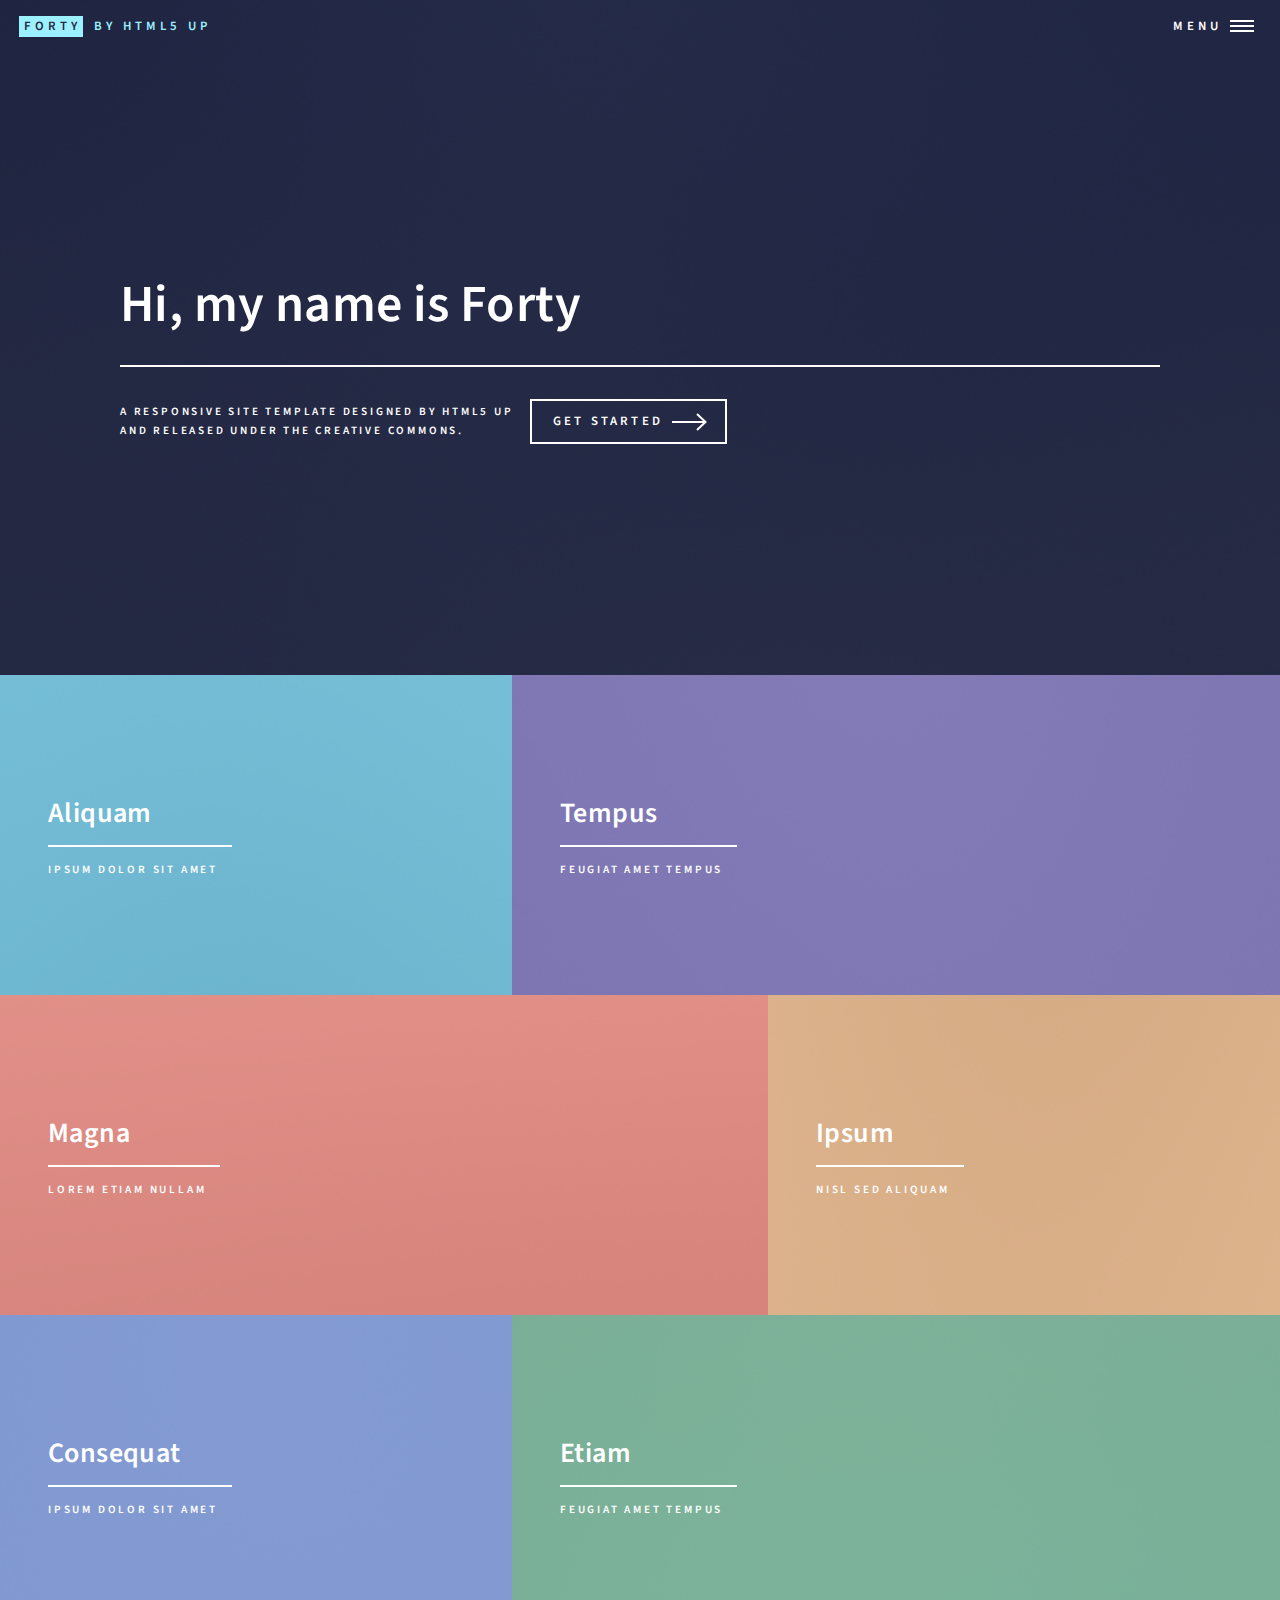
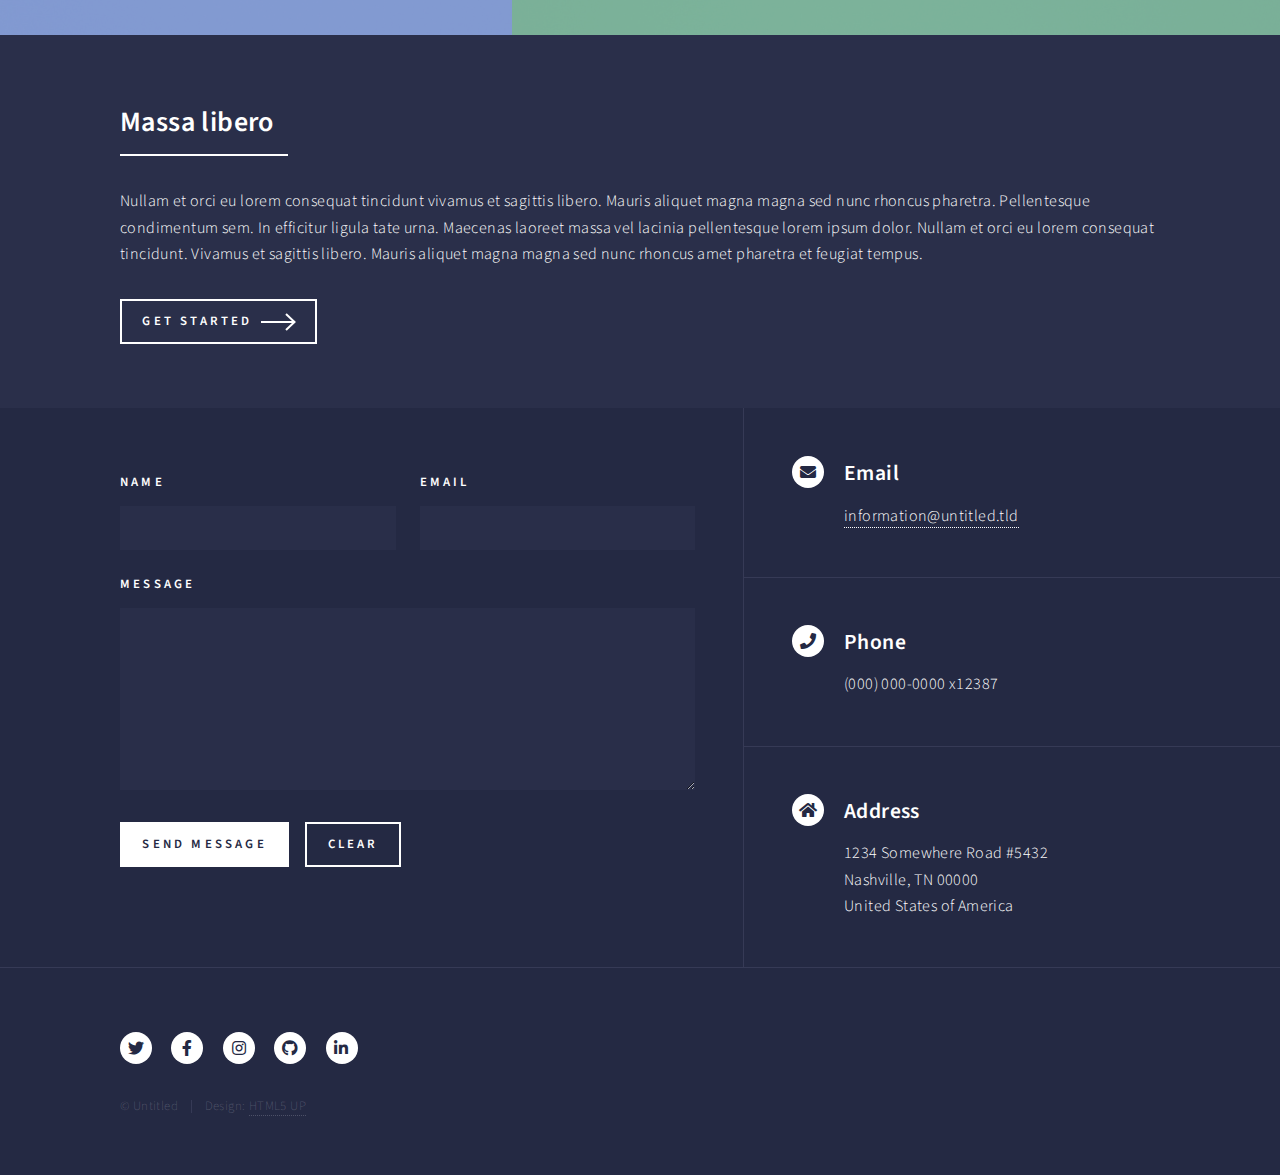
<file: index.html>
<!DOCTYPE HTML>
<!--
	Forty by HTML5 UP
	html5up.net | @ajlkn
	Free for personal and commercial use under the CCA 3.0 license (html5up.net/license)
-->
<html>
	<head>
		<title>Forty by HTML5 UP</title>
		<meta charset="utf-8" />
		<meta name="viewport" content="width=device-width, initial-scale=1, user-scalable=no" />
		<link rel="stylesheet" href="assets/css/main.css" />
		<noscript><link rel="stylesheet" href="assets/css/noscript.css" /></noscript>
	</head>
	<body class="is-preload">

		<!-- Wrapper -->
			<div id="wrapper">

				<!-- Header -->
					<header id="header" class="alt">
						<a href="index.html" class="logo"><strong>Forty</strong> <span>by HTML5 UP</span></a>
						<nav>
							<a href="#menu">Menu</a>
						</nav>
					</header>

				<!-- Menu -->
					<nav id="menu">
						<ul class="links">
							<li><a href="index.html">Home</a></li>
							<li><a href="landing.html">Landing</a></li>
							<li><a href="generic.html">Generic</a></li>
							<li><a href="elements.html">Elements</a></li>
						</ul>
						<ul class="actions stacked">
							<li><a href="#" class="button primary fit">Get Started</a></li>
							<li><a href="#" class="button fit">Log In</a></li>
						</ul>
					</nav>

				<!-- Banner -->
					<section id="banner" class="major">
						<div class="inner">
							<header class="major">
								<h1>Hi, my name is Forty</h1>
							</header>
							<div class="content">
								<p>A responsive site template designed by HTML5 UP<br />
								and released under the Creative Commons.</p>
								<ul class="actions">
									<li><a href="#one" class="button next scrolly">Get Started</a></li>
								</ul>
							</div>
						</div>
					</section>

				<!-- Main -->
					<div id="main">

						<!-- One -->
							<section id="one" class="tiles">
								<article>
									<span class="image">
										<img src="images/pic01.jpg" alt="" />
									</span>
									<header class="major">
										<h3><a href="landing.html" class="link">Aliquam</a></h3>
										<p>Ipsum dolor sit amet</p>
									</header>
								</article>
								<article>
									<span class="image">
										<img src="images/pic02.jpg" alt="" />
									</span>
									<header class="major">
										<h3><a href="landing.html" class="link">Tempus</a></h3>
										<p>feugiat amet tempus</p>
									</header>
								</article>
								<article>
									<span class="image">
										<img src="images/pic03.jpg" alt="" />
									</span>
									<header class="major">
										<h3><a href="landing.html" class="link">Magna</a></h3>
										<p>Lorem etiam nullam</p>
									</header>
								</article>
								<article>
									<span class="image">
										<img src="images/pic04.jpg" alt="" />
									</span>
									<header class="major">
										<h3><a href="landing.html" class="link">Ipsum</a></h3>
										<p>Nisl sed aliquam</p>
									</header>
								</article>
								<article>
									<span class="image">
										<img src="images/pic05.jpg" alt="" />
									</span>
									<header class="major">
										<h3><a href="landing.html" class="link">Consequat</a></h3>
										<p>Ipsum dolor sit amet</p>
									</header>
								</article>
								<article>
									<span class="image">
										<img src="images/pic06.jpg" alt="" />
									</span>
									<header class="major">
										<h3><a href="landing.html" class="link">Etiam</a></h3>
										<p>Feugiat amet tempus</p>
									</header>
								</article>
							</section>

						<!-- Two -->
							<section id="two">
								<div class="inner">
									<header class="major">
										<h2>Massa libero</h2>
									</header>
									<p>Nullam et orci eu lorem consequat tincidunt vivamus et sagittis libero. Mauris aliquet magna magna sed nunc rhoncus pharetra. Pellentesque condimentum sem. In efficitur ligula tate urna. Maecenas laoreet massa vel lacinia pellentesque lorem ipsum dolor. Nullam et orci eu lorem consequat tincidunt. Vivamus et sagittis libero. Mauris aliquet magna magna sed nunc rhoncus amet pharetra et feugiat tempus.</p>
									<ul class="actions">
										<li><a href="landing.html" class="button next">Get Started</a></li>
									</ul>
								</div>
							</section>

					</div>

				<!-- Contact -->
					<section id="contact">
						<div class="inner">
							<section>
								<form method="post" action="#">
									<div class="fields">
										<div class="field half">
											<label for="name">Name</label>
											<input type="text" name="name" id="name" />
										</div>
										<div class="field half">
											<label for="email">Email</label>
											<input type="text" name="email" id="email" />
										</div>
										<div class="field">
											<label for="message">Message</label>
											<textarea name="message" id="message" rows="6"></textarea>
										</div>
									</div>
									<ul class="actions">
										<li><input type="submit" value="Send Message" class="primary" /></li>
										<li><input type="reset" value="Clear" /></li>
									</ul>
								</form>
							</section>
							<section class="split">
								<section>
									<div class="contact-method">
										<span class="icon solid alt fa-envelope"></span>
										<h3>Email</h3>
										<a href="#">information@untitled.tld</a>
									</div>
								</section>
								<section>
									<div class="contact-method">
										<span class="icon solid alt fa-phone"></span>
										<h3>Phone</h3>
										<span>(000) 000-0000 x12387</span>
									</div>
								</section>
								<section>
									<div class="contact-method">
										<span class="icon solid alt fa-home"></span>
										<h3>Address</h3>
										<span>1234 Somewhere Road #5432<br />
										Nashville, TN 00000<br />
										United States of America</span>
									</div>
								</section>
							</section>
						</div>
					</section>

				<!-- Footer -->
					<footer id="footer">
						<div class="inner">
							<ul class="icons">
								<li><a href="#" class="icon brands alt fa-twitter"><span class="label">Twitter</span></a></li>
								<li><a href="#" class="icon brands alt fa-facebook-f"><span class="label">Facebook</span></a></li>
								<li><a href="#" class="icon brands alt fa-instagram"><span class="label">Instagram</span></a></li>
								<li><a href="#" class="icon brands alt fa-github"><span class="label">GitHub</span></a></li>
								<li><a href="#" class="icon brands alt fa-linkedin-in"><span class="label">LinkedIn</span></a></li>
							</ul>
							<ul class="copyright">
								<li>&copy; Untitled</li><li>Design: <a href="https://html5up.net">HTML5 UP</a></li>
							</ul>
						</div>
					</footer>

			</div>

		<!-- Scripts -->
			<script src="assets/js/jquery.min.js"></script>
			<script src="assets/js/jquery.scrolly.min.js"></script>
			<script src="assets/js/jquery.scrollex.min.js"></script>
			<script src="assets/js/browser.min.js"></script>
			<script src="assets/js/breakpoints.min.js"></script>
			<script src="assets/js/util.js"></script>
			<script src="assets/js/main.js"></script>

	</body>
</html>
</file>
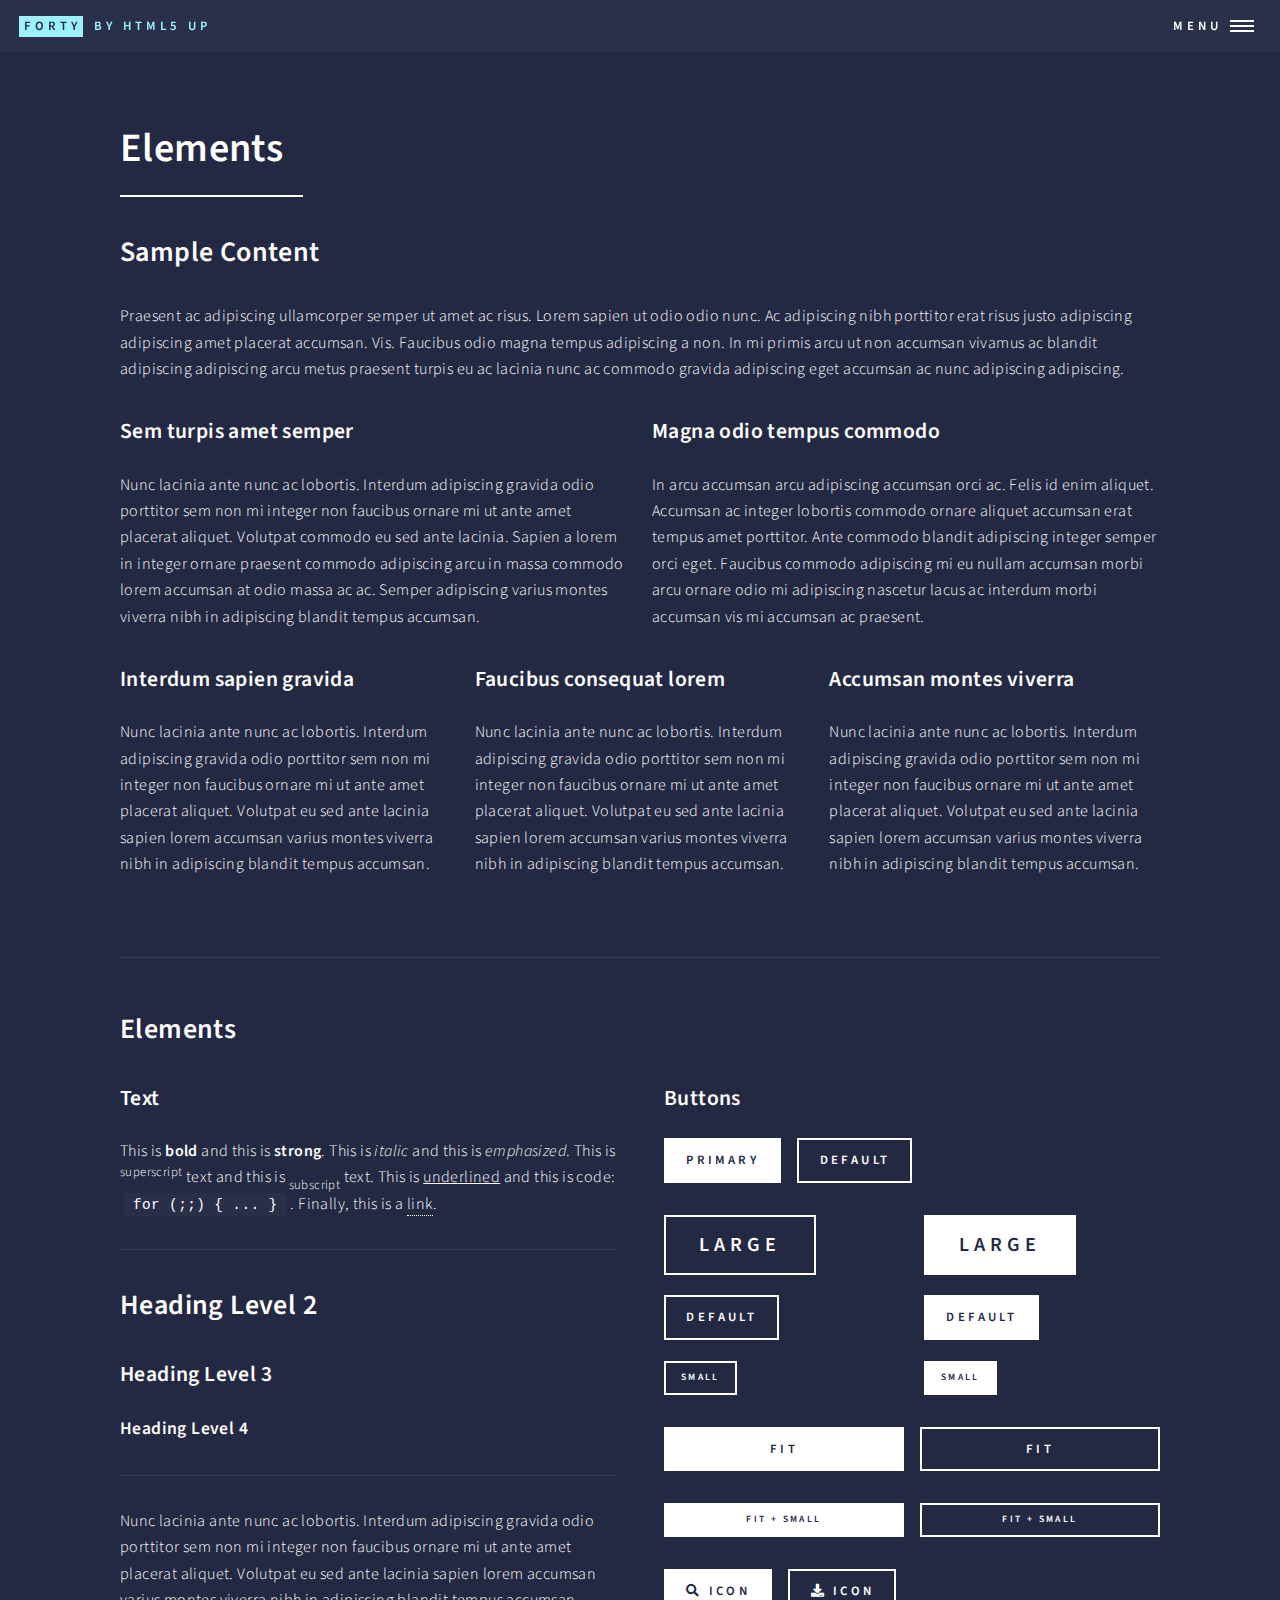
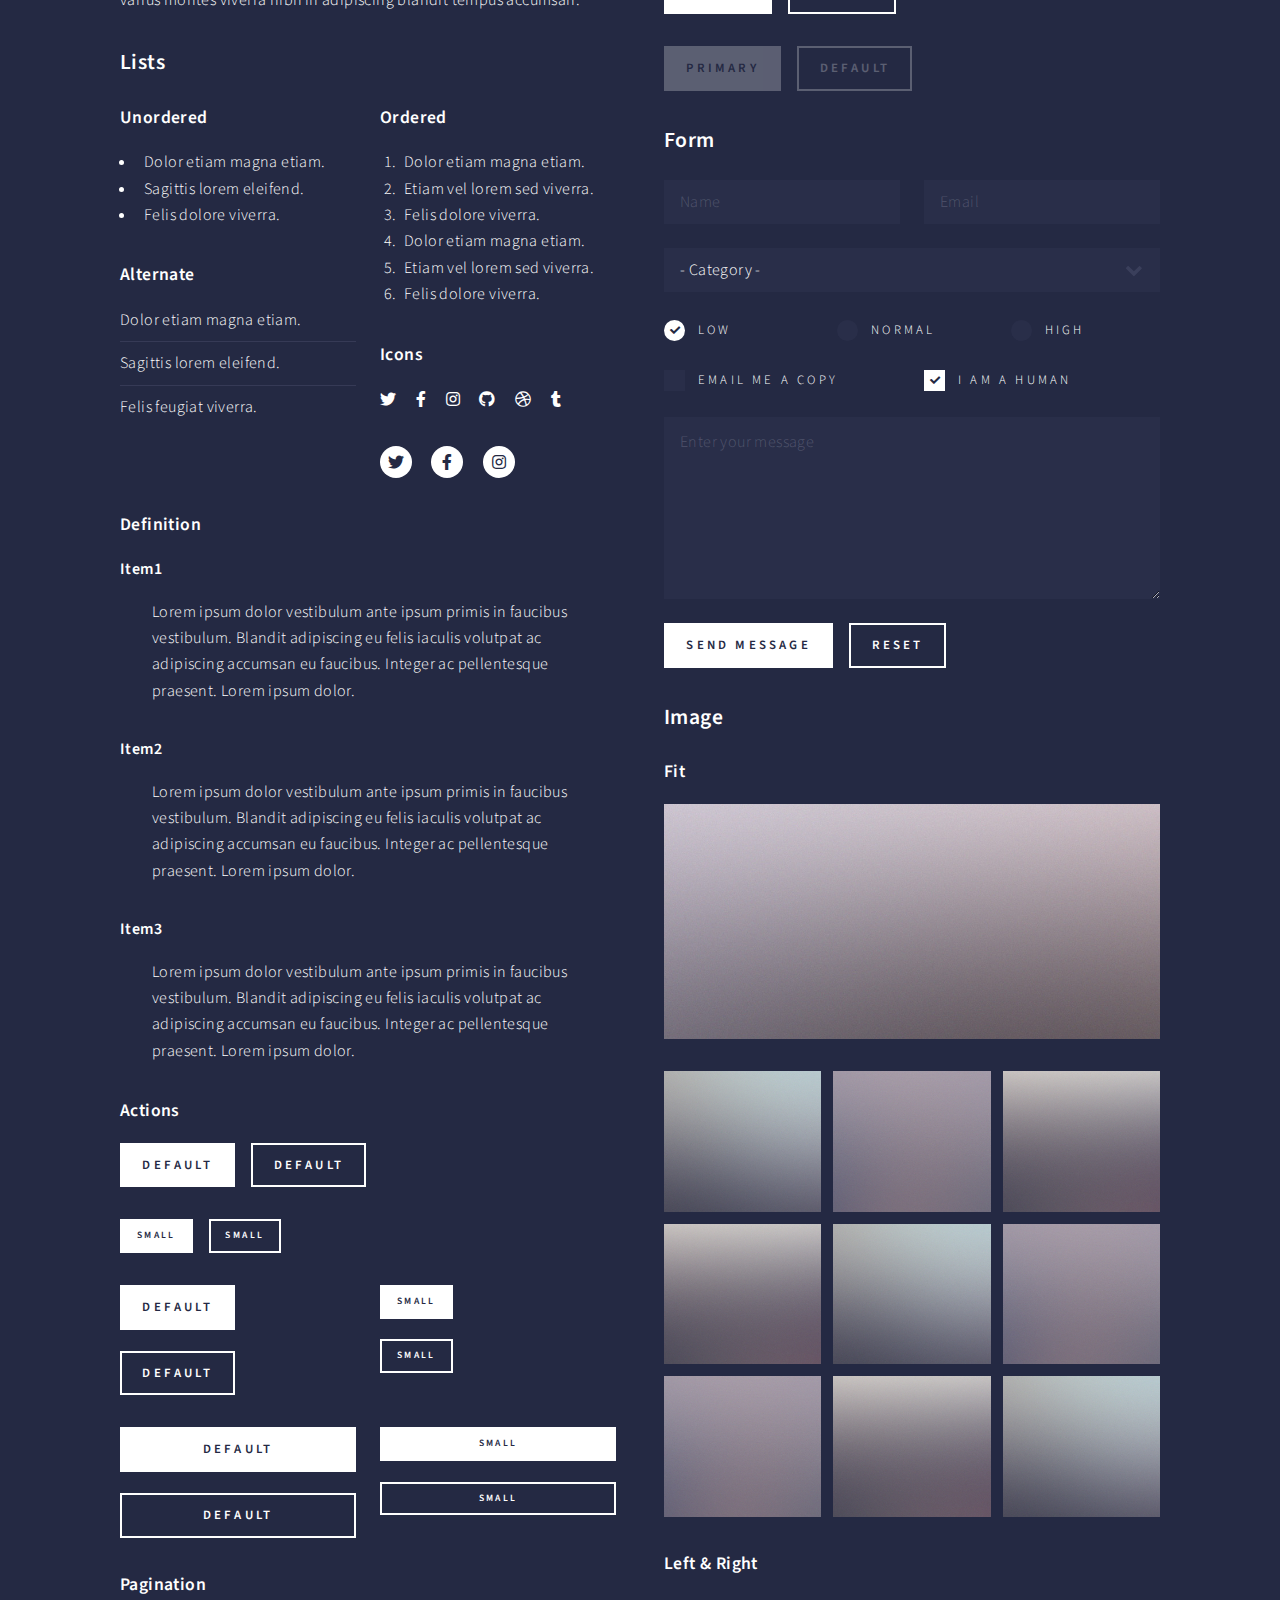
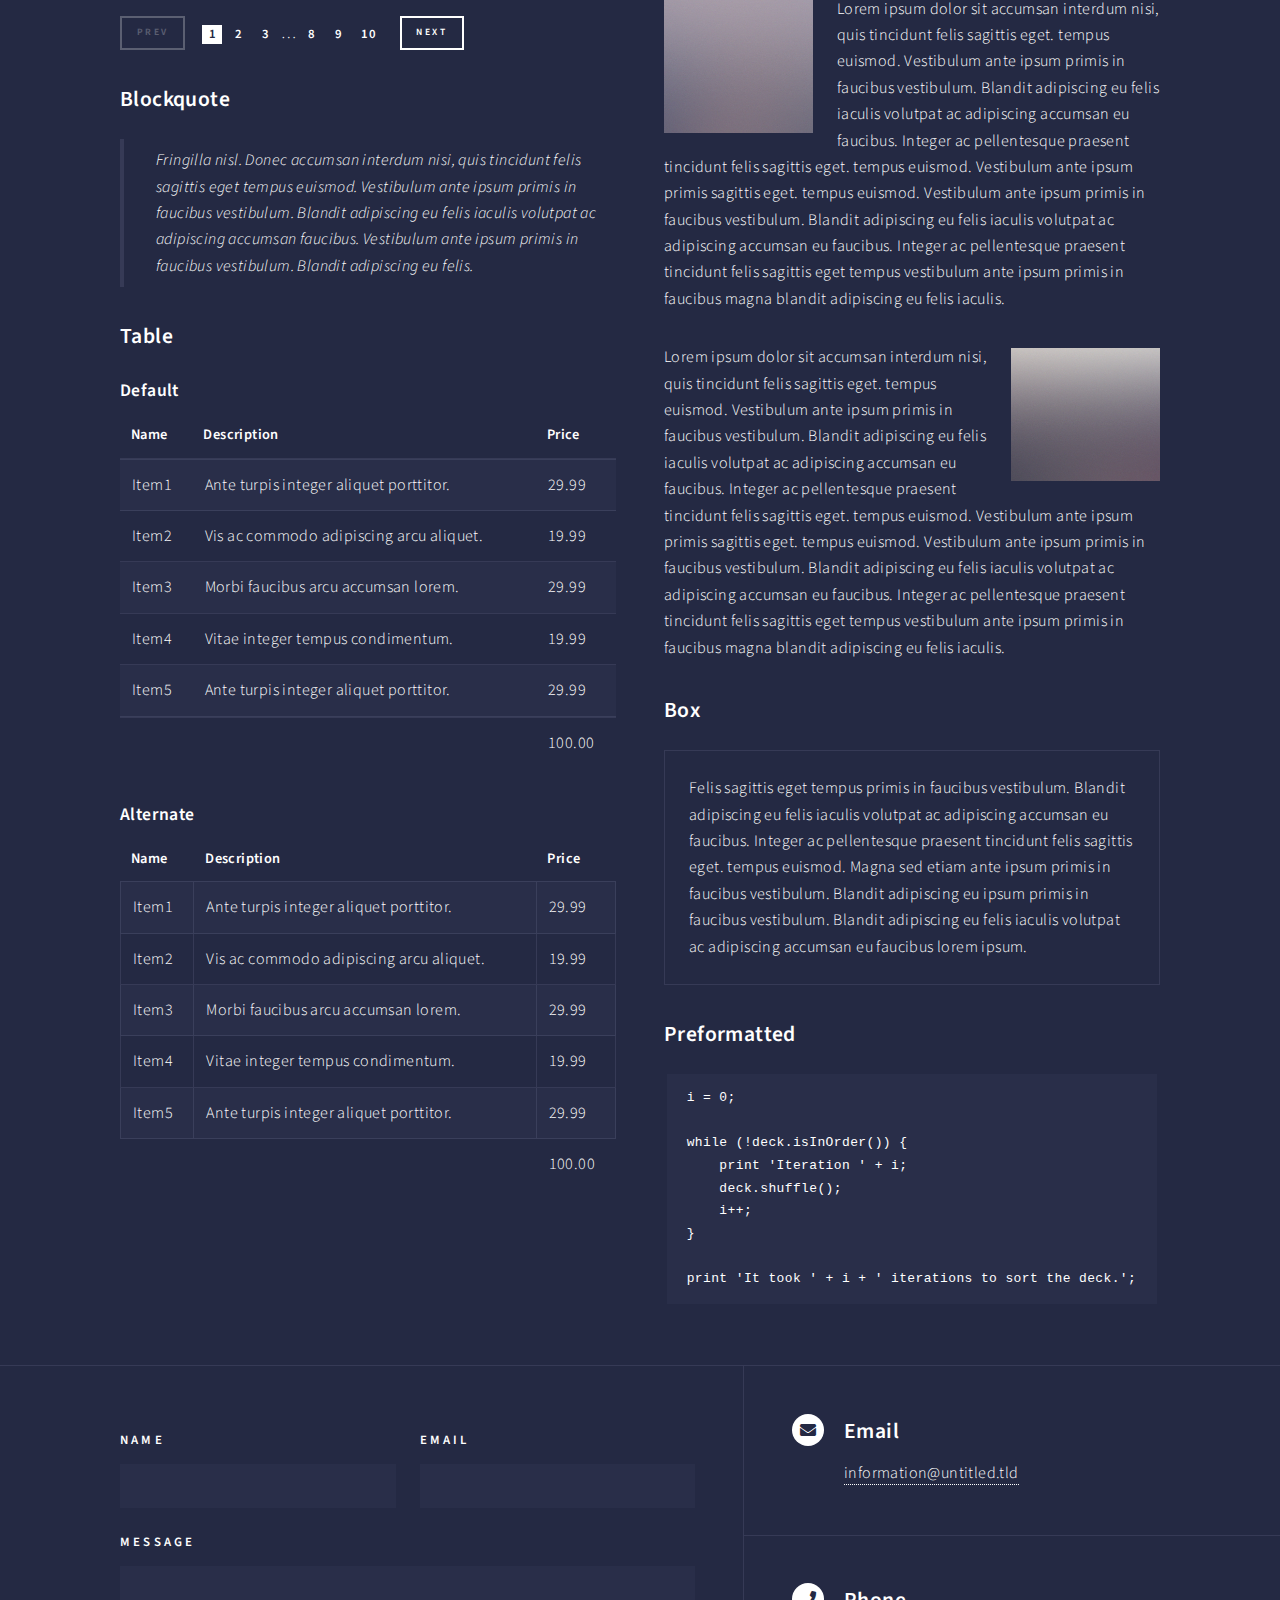
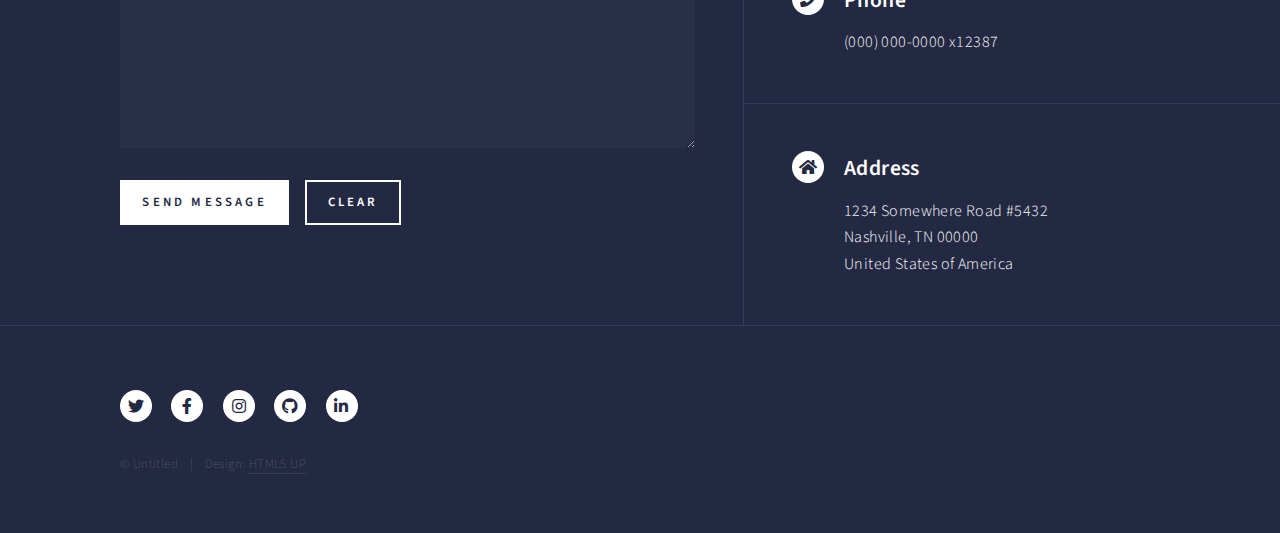
<file: elements.html>
<!DOCTYPE HTML>
<!--
	Forty by HTML5 UP
	html5up.net | @ajlkn
	Free for personal and commercial use under the CCA 3.0 license (html5up.net/license)
-->
<html>
	<head>
		<title>Elements - Forty by HTML5 UP</title>
		<meta charset="utf-8" />
		<meta name="viewport" content="width=device-width, initial-scale=1, user-scalable=no" />
		<link rel="stylesheet" href="assets/css/main.css" />
		<noscript><link rel="stylesheet" href="assets/css/noscript.css" /></noscript>
	</head>
	<body class="is-preload">

		<!-- Wrapper -->
			<div id="wrapper">

				<!-- Header -->
					<header id="header">
						<a href="index.html" class="logo"><strong>Forty</strong> <span>by HTML5 UP</span></a>
						<nav>
							<a href="#menu">Menu</a>
						</nav>
					</header>

				<!-- Menu -->
					<nav id="menu">
						<ul class="links">
							<li><a href="index.html">Home</a></li>
							<li><a href="landing.html">Landing</a></li>
							<li><a href="generic.html">Generic</a></li>
							<li><a href="elements.html">Elements</a></li>
						</ul>
						<ul class="actions stacked">
							<li><a href="#" class="button primary fit">Get Started</a></li>
							<li><a href="#" class="button fit">Log In</a></li>
						</ul>
					</nav>

				<!-- Main -->
					<div id="main" class="alt">

						<!-- One -->
							<section id="one">
								<div class="inner">
									<header class="major">
										<h1>Elements</h1>
									</header>

									<!-- Content -->
										<h2 id="content">Sample Content</h2>
										<p>Praesent ac adipiscing ullamcorper semper ut amet ac risus. Lorem sapien ut odio odio nunc. Ac adipiscing nibh porttitor erat risus justo adipiscing adipiscing amet placerat accumsan. Vis. Faucibus odio magna tempus adipiscing a non. In mi primis arcu ut non accumsan vivamus ac blandit adipiscing adipiscing arcu metus praesent turpis eu ac lacinia nunc ac commodo gravida adipiscing eget accumsan ac nunc adipiscing adipiscing.</p>
										<div class="row">
											<div class="col-6 col-12-small">
												<h3>Sem turpis amet semper</h3>
												<p>Nunc lacinia ante nunc ac lobortis. Interdum adipiscing gravida odio porttitor sem non mi integer non faucibus ornare mi ut ante amet placerat aliquet. Volutpat commodo eu sed ante lacinia. Sapien a lorem in integer ornare praesent commodo adipiscing arcu in massa commodo lorem accumsan at odio massa ac ac. Semper adipiscing varius montes viverra nibh in adipiscing blandit tempus accumsan.</p>
											</div>
											<div class="col-6 col-12-small">
												<h3>Magna odio tempus commodo</h3>
												<p>In arcu accumsan arcu adipiscing accumsan orci ac. Felis id enim aliquet. Accumsan ac integer lobortis commodo ornare aliquet accumsan erat tempus amet porttitor. Ante commodo blandit adipiscing integer semper orci eget. Faucibus commodo adipiscing mi eu nullam accumsan morbi arcu ornare odio mi adipiscing nascetur lacus ac interdum morbi accumsan vis mi accumsan ac praesent.</p>
											</div>
											<!-- Break -->
											<div class="col-4 col-12-medium">
												<h3>Interdum sapien gravida</h3>
												<p>Nunc lacinia ante nunc ac lobortis. Interdum adipiscing gravida odio porttitor sem non mi integer non faucibus ornare mi ut ante amet placerat aliquet. Volutpat eu sed ante lacinia sapien lorem accumsan varius montes viverra nibh in adipiscing blandit tempus accumsan.</p>
											</div>
											<div class="col-4 col-12-medium">
												<h3>Faucibus consequat lorem</h3>
												<p>Nunc lacinia ante nunc ac lobortis. Interdum adipiscing gravida odio porttitor sem non mi integer non faucibus ornare mi ut ante amet placerat aliquet. Volutpat eu sed ante lacinia sapien lorem accumsan varius montes viverra nibh in adipiscing blandit tempus accumsan.</p>
											</div>
											<div class="col-4 col-12-medium">
												<h3>Accumsan montes viverra</h3>
												<p>Nunc lacinia ante nunc ac lobortis. Interdum adipiscing gravida odio porttitor sem non mi integer non faucibus ornare mi ut ante amet placerat aliquet. Volutpat eu sed ante lacinia sapien lorem accumsan varius montes viverra nibh in adipiscing blandit tempus accumsan.</p>
											</div>
										</div>

									<hr class="major" />

									<!-- Elements -->
										<h2 id="elements">Elements</h2>
										<div class="row gtr-200">
											<div class="col-6 col-12-medium">

												<!-- Text stuff -->
													<h3>Text</h3>
													<p>This is <b>bold</b> and this is <strong>strong</strong>. This is <i>italic</i> and this is <em>emphasized</em>.
													This is <sup>superscript</sup> text and this is <sub>subscript</sub> text.
													This is <u>underlined</u> and this is code: <code>for (;;) { ... }</code>.
													Finally, this is a <a href="#">link</a>.</p>
													<hr />
													<h2>Heading Level 2</h2>
													<h3>Heading Level 3</h3>
													<h4>Heading Level 4</h4>
													<hr />
													<p>Nunc lacinia ante nunc ac lobortis. Interdum adipiscing gravida odio porttitor sem non mi integer non faucibus ornare mi ut ante amet placerat aliquet. Volutpat eu sed ante lacinia sapien lorem accumsan varius montes viverra nibh in adipiscing blandit tempus accumsan.</p>

												<!-- Lists -->
													<h3>Lists</h3>
													<div class="row">
														<div class="col-6 col-12-small">

															<h4>Unordered</h4>
															<ul>
																<li>Dolor etiam magna etiam.</li>
																<li>Sagittis lorem eleifend.</li>
																<li>Felis dolore viverra.</li>
															</ul>

															<h4>Alternate</h4>
															<ul class="alt">
																<li>Dolor etiam magna etiam.</li>
																<li>Sagittis lorem eleifend.</li>
																<li>Felis feugiat viverra.</li>
															</ul>

														</div>
														<div class="col-6 col-12-small">

															<h4>Ordered</h4>
															<ol>
																<li>Dolor etiam magna etiam.</li>
																<li>Etiam vel lorem sed viverra.</li>
																<li>Felis dolore viverra.</li>
																<li>Dolor etiam magna etiam.</li>
																<li>Etiam vel lorem sed viverra.</li>
																<li>Felis dolore viverra.</li>
															</ol>

															<h4>Icons</h4>
															<ul class="icons">
																<li><a href="#" class="icon brands fa-twitter"><span class="label">Twitter</span></a></li>
																<li><a href="#" class="icon brands fa-facebook-f"><span class="label">Facebook</span></a></li>
																<li><a href="#" class="icon brands fa-instagram"><span class="label">Instagram</span></a></li>
																<li><a href="#" class="icon brands fa-github"><span class="label">Github</span></a></li>
																<li><a href="#" class="icon brands fa-dribbble"><span class="label">Dribbble</span></a></li>
																<li><a href="#" class="icon brands fa-tumblr"><span class="label">Tumblr</span></a></li>
															</ul>
															<ul class="icons">
																<li><a href="#" class="icon brands alt fa-twitter"><span class="label">Twitter</span></a></li>
																<li><a href="#" class="icon brands alt fa-facebook-f"><span class="label">Facebook</span></a></li>
																<li><a href="#" class="icon brands alt fa-instagram"><span class="label">Instagram</span></a></li>
															</ul>

														</div>
													</div>
													<h4>Definition</h4>
													<dl>
														<dt>Item1</dt>
														<dd>
															<p>Lorem ipsum dolor vestibulum ante ipsum primis in faucibus vestibulum. Blandit adipiscing eu felis iaculis volutpat ac adipiscing accumsan eu faucibus. Integer ac pellentesque praesent. Lorem ipsum dolor.</p>
														</dd>
														<dt>Item2</dt>
														<dd>
															<p>Lorem ipsum dolor vestibulum ante ipsum primis in faucibus vestibulum. Blandit adipiscing eu felis iaculis volutpat ac adipiscing accumsan eu faucibus. Integer ac pellentesque praesent. Lorem ipsum dolor.</p>
														</dd>
														<dt>Item3</dt>
														<dd>
															<p>Lorem ipsum dolor vestibulum ante ipsum primis in faucibus vestibulum. Blandit adipiscing eu felis iaculis volutpat ac adipiscing accumsan eu faucibus. Integer ac pellentesque praesent. Lorem ipsum dolor.</p>
														</dd>
													</dl>

													<h4>Actions</h4>
													<ul class="actions">
														<li><a href="#" class="button primary">Default</a></li>
														<li><a href="#" class="button">Default</a></li>
													</ul>
													<ul class="actions small">
														<li><a href="#" class="button primary small">Small</a></li>
														<li><a href="#" class="button small">Small</a></li>
													</ul>
													<div class="row">
														<div class="col-6 col-12-small">
															<ul class="actions stacked">
																<li><a href="#" class="button primary">Default</a></li>
																<li><a href="#" class="button">Default</a></li>
															</ul>
														</div>
														<div class="col-6 col-12-small">
															<ul class="actions stacked">
																<li><a href="#" class="button primary small">Small</a></li>
																<li><a href="#" class="button small">Small</a></li>
															</ul>
														</div>
														<div class="col-6 col-12-small">
															<ul class="actions stacked">
																<li><a href="#" class="button primary fit">Default</a></li>
																<li><a href="#" class="button fit">Default</a></li>
															</ul>
														</div>
														<div class="col-6 col-12-small">
															<ul class="actions stacked">
																<li><a href="#" class="button primary small fit">Small</a></li>
																<li><a href="#" class="button small fit">Small</a></li>
															</ul>
														</div>
													</div>

													<h4>Pagination</h4>
													<ul class="pagination">
														<li><span class="button small disabled">Prev</span></li>
														<li><a href="#" class="page active">1</a></li>
														<li><a href="#" class="page">2</a></li>
														<li><a href="#" class="page">3</a></li>
														<li><span>&hellip;</span></li>
														<li><a href="#" class="page">8</a></li>
														<li><a href="#" class="page">9</a></li>
														<li><a href="#" class="page">10</a></li>
														<li><a href="#" class="button small">Next</a></li>
													</ul>

												<!-- Blockquote -->
													<h3>Blockquote</h3>
													<blockquote>Fringilla nisl. Donec accumsan interdum nisi, quis tincidunt felis sagittis eget tempus euismod. Vestibulum ante ipsum primis in faucibus vestibulum. Blandit adipiscing eu felis iaculis volutpat ac adipiscing accumsan faucibus. Vestibulum ante ipsum primis in faucibus vestibulum. Blandit adipiscing eu felis.</blockquote>

												<!-- Table -->
													<h3>Table</h3>

													<h4>Default</h4>
													<div class="table-wrapper">
														<table>
															<thead>
																<tr>
																	<th>Name</th>
																	<th>Description</th>
																	<th>Price</th>
																</tr>
															</thead>
															<tbody>
																<tr>
																	<td>Item1</td>
																	<td>Ante turpis integer aliquet porttitor.</td>
																	<td>29.99</td>
																</tr>
																<tr>
																	<td>Item2</td>
																	<td>Vis ac commodo adipiscing arcu aliquet.</td>
																	<td>19.99</td>
																</tr>
																<tr>
																	<td>Item3</td>
																	<td> Morbi faucibus arcu accumsan lorem.</td>
																	<td>29.99</td>
																</tr>
																<tr>
																	<td>Item4</td>
																	<td>Vitae integer tempus condimentum.</td>
																	<td>19.99</td>
																</tr>
																<tr>
																	<td>Item5</td>
																	<td>Ante turpis integer aliquet porttitor.</td>
																	<td>29.99</td>
																</tr>
															</tbody>
															<tfoot>
																<tr>
																	<td colspan="2"></td>
																	<td>100.00</td>
																</tr>
															</tfoot>
														</table>
													</div>

													<h4>Alternate</h4>
													<div class="table-wrapper">
														<table class="alt">
															<thead>
																<tr>
																	<th>Name</th>
																	<th>Description</th>
																	<th>Price</th>
																</tr>
															</thead>
															<tbody>
																<tr>
																	<td>Item1</td>
																	<td>Ante turpis integer aliquet porttitor.</td>
																	<td>29.99</td>
																</tr>
																<tr>
																	<td>Item2</td>
																	<td>Vis ac commodo adipiscing arcu aliquet.</td>
																	<td>19.99</td>
																</tr>
																<tr>
																	<td>Item3</td>
																	<td> Morbi faucibus arcu accumsan lorem.</td>
																	<td>29.99</td>
																</tr>
																<tr>
																	<td>Item4</td>
																	<td>Vitae integer tempus condimentum.</td>
																	<td>19.99</td>
																</tr>
																<tr>
																	<td>Item5</td>
																	<td>Ante turpis integer aliquet porttitor.</td>
																	<td>29.99</td>
																</tr>
															</tbody>
															<tfoot>
																<tr>
																	<td colspan="2"></td>
																	<td>100.00</td>
																</tr>
															</tfoot>
														</table>
													</div>

											</div>
											<div class="col-6 col-12-medium">

												<!-- Buttons -->
													<h3>Buttons</h3>
													<ul class="actions">
														<li><a href="#" class="button primary">Primary</a></li>
														<li><a href="#" class="button">Default</a></li>
													</ul>
													<div class="row">
														<div class="col-6 col-12-xsmall">
															<ul class="actions stacked">
																<li><a href="#" class="button large">Large</a></li>
																<li><a href="#" class="button">Default</a></li>
																<li><a href="#" class="button small">Small</a></li>
															</ul>
														</div>
														<div class="col-6 col-12-xsmall">
															<ul class="actions stacked">
																<li><a href="#" class="button primary large">Large</a></li>
																<li><a href="#" class="button primary">Default</a></li>
																<li><a href="#" class="button primary small">Small</a></li>
															</ul>
														</div>
													</div>
													<ul class="actions fit">
														<li><a href="#" class="button primary fit">Fit</a></li>
														<li><a href="#" class="button fit">Fit</a></li>
													</ul>
													<ul class="actions fit small">
														<li><a href="#" class="button primary fit small">Fit + Small</a></li>
														<li><a href="#" class="button fit small">Fit + Small</a></li>
													</ul>
													<ul class="actions">
														<li><a href="#" class="button primary icon solid fa-search">Icon</a></li>
														<li><a href="#" class="button icon solid fa-download">Icon</a></li>
													</ul>
													<ul class="actions">
														<li><span class="button primary disabled">Primary</span></li>
														<li><span class="button disabled">Default</span></li>
													</ul>

												<!-- Form -->
													<h3>Form</h3>

													<form method="post" action="#">
														<div class="row gtr-uniform">
															<div class="col-6 col-12-xsmall">
																<input type="text" name="demo-name" id="demo-name" value="" placeholder="Name" />
															</div>
															<div class="col-6 col-12-xsmall">
																<input type="email" name="demo-email" id="demo-email" value="" placeholder="Email" />
															</div>
															<!-- Break -->
															<div class="col-12">
																<select name="demo-category" id="demo-category">
																	<option value="">- Category -</option>
																	<option value="1">Manufacturing</option>
																	<option value="1">Shipping</option>
																	<option value="1">Administration</option>
																	<option value="1">Human Resources</option>
																</select>
															</div>
															<!-- Break -->
															<div class="col-4 col-12-small">
																<input type="radio" id="demo-priority-low" name="demo-priority" checked>
																<label for="demo-priority-low">Low</label>
															</div>
															<div class="col-4 col-12-small">
																<input type="radio" id="demo-priority-normal" name="demo-priority">
																<label for="demo-priority-normal">Normal</label>
															</div>
															<div class="col-4 col-12-small">
																<input type="radio" id="demo-priority-high" name="demo-priority">
																<label for="demo-priority-high">High</label>
															</div>
															<!-- Break -->
															<div class="col-6 col-12-small">
																<input type="checkbox" id="demo-copy" name="demo-copy">
																<label for="demo-copy">Email me a copy</label>
															</div>
															<div class="col-6 col-12-small">
																<input type="checkbox" id="demo-human" name="demo-human" checked>
																<label for="demo-human">I am a human</label>
															</div>
															<!-- Break -->
															<div class="col-12">
																<textarea name="demo-message" id="demo-message" placeholder="Enter your message" rows="6"></textarea>
															</div>
															<!-- Break -->
															<div class="col-12">
																<ul class="actions">
																	<li><input type="submit" value="Send Message" class="primary" /></li>
																	<li><input type="reset" value="Reset" /></li>
																</ul>
															</div>
														</div>
													</form>

												<!-- Image -->
													<h3>Image</h3>

													<h4>Fit</h4>
													<span class="image fit"><img src="images/pic03.jpg" alt="" /></span>
													<div class="box alt">
														<div class="row gtr-50 gtr-uniform">
															<div class="col-4"><span class="image fit"><img src="images/pic08.jpg" alt="" /></span></div>
															<div class="col-4"><span class="image fit"><img src="images/pic09.jpg" alt="" /></span></div>
															<div class="col-4"><span class="image fit"><img src="images/pic10.jpg" alt="" /></span></div>
															<!-- Break -->
															<div class="col-4"><span class="image fit"><img src="images/pic10.jpg" alt="" /></span></div>
															<div class="col-4"><span class="image fit"><img src="images/pic08.jpg" alt="" /></span></div>
															<div class="col-4"><span class="image fit"><img src="images/pic09.jpg" alt="" /></span></div>
															<!-- Break -->
															<div class="col-4"><span class="image fit"><img src="images/pic09.jpg" alt="" /></span></div>
															<div class="col-4"><span class="image fit"><img src="images/pic10.jpg" alt="" /></span></div>
															<div class="col-4"><span class="image fit"><img src="images/pic08.jpg" alt="" /></span></div>
														</div>
													</div>

													<h4>Left &amp; Right</h4>
													<p><span class="image left"><img src="images/pic09.jpg" alt="" /></span>Lorem ipsum dolor sit accumsan interdum nisi, quis tincidunt felis sagittis eget. tempus euismod. Vestibulum ante ipsum primis in faucibus vestibulum. Blandit adipiscing eu felis iaculis volutpat ac adipiscing accumsan eu faucibus. Integer ac pellentesque praesent tincidunt felis sagittis eget. tempus euismod. Vestibulum ante ipsum primis sagittis eget. tempus euismod. Vestibulum ante ipsum primis in faucibus vestibulum. Blandit adipiscing eu felis iaculis volutpat ac adipiscing accumsan eu faucibus. Integer ac pellentesque praesent tincidunt felis sagittis eget tempus vestibulum ante ipsum primis in faucibus magna blandit adipiscing eu felis iaculis.</p>
													<p><span class="image right"><img src="images/pic10.jpg" alt="" /></span>Lorem ipsum dolor sit accumsan interdum nisi, quis tincidunt felis sagittis eget. tempus euismod. Vestibulum ante ipsum primis in faucibus vestibulum. Blandit adipiscing eu felis iaculis volutpat ac adipiscing accumsan eu faucibus. Integer ac pellentesque praesent tincidunt felis sagittis eget. tempus euismod. Vestibulum ante ipsum primis sagittis eget. tempus euismod. Vestibulum ante ipsum primis in faucibus vestibulum. Blandit adipiscing eu felis iaculis volutpat ac adipiscing accumsan eu faucibus. Integer ac pellentesque praesent tincidunt felis sagittis eget tempus vestibulum ante ipsum primis in faucibus magna blandit adipiscing eu felis iaculis.</p>

												<!-- Box -->
													<h3>Box</h3>
													<div class="box">
														<p>Felis sagittis eget tempus primis in faucibus vestibulum. Blandit adipiscing eu felis iaculis volutpat ac adipiscing accumsan eu faucibus. Integer ac pellentesque praesent tincidunt felis sagittis eget. tempus euismod. Magna sed etiam ante ipsum primis in faucibus vestibulum. Blandit adipiscing eu ipsum primis in faucibus vestibulum. Blandit adipiscing eu felis iaculis volutpat ac adipiscing accumsan eu faucibus lorem ipsum.</p>
													</div>

												<!-- Preformatted Code -->
													<h3>Preformatted</h3>
													<pre><code>i = 0;

while (!deck.isInOrder()) {
    print 'Iteration ' + i;
    deck.shuffle();
    i++;
}

print 'It took ' + i + ' iterations to sort the deck.';
</code></pre>

											</div>
										</div>

								</div>
							</section>

					</div>

				<!-- Contact -->
					<section id="contact">
						<div class="inner">
							<section>
								<form method="post" action="#">
									<div class="fields">
										<div class="field half">
											<label for="name">Name</label>
											<input type="text" name="name" id="name" />
										</div>
										<div class="field half">
											<label for="email">Email</label>
											<input type="text" name="email" id="email" />
										</div>
										<div class="field">
											<label for="message">Message</label>
											<textarea name="message" id="message" rows="6"></textarea>
										</div>
									</div>
									<ul class="actions">
										<li><input type="submit" value="Send Message" class="primary" /></li>
										<li><input type="reset" value="Clear" /></li>
									</ul>
								</form>
							</section>
							<section class="split">
								<section>
									<div class="contact-method">
										<span class="icon solid alt fa-envelope"></span>
										<h3>Email</h3>
										<a href="#">information@untitled.tld</a>
									</div>
								</section>
								<section>
									<div class="contact-method">
										<span class="icon solid alt fa-phone"></span>
										<h3>Phone</h3>
										<span>(000) 000-0000 x12387</span>
									</div>
								</section>
								<section>
									<div class="contact-method">
										<span class="icon solid alt fa-home"></span>
										<h3>Address</h3>
										<span>1234 Somewhere Road #5432<br />
										Nashville, TN 00000<br />
										United States of America</span>
									</div>
								</section>
							</section>
						</div>
					</section>

				<!-- Footer -->
					<footer id="footer">
						<div class="inner">
							<ul class="icons">
								<li><a href="#" class="icon brands alt fa-twitter"><span class="label">Twitter</span></a></li>
								<li><a href="#" class="icon brands alt fa-facebook-f"><span class="label">Facebook</span></a></li>
								<li><a href="#" class="icon brands alt fa-instagram"><span class="label">Instagram</span></a></li>
								<li><a href="#" class="icon brands alt fa-github"><span class="label">GitHub</span></a></li>
								<li><a href="#" class="icon brands alt fa-linkedin-in"><span class="label">LinkedIn</span></a></li>
							</ul>
							<ul class="copyright">
								<li>&copy; Untitled</li><li>Design: <a href="https://html5up.net">HTML5 UP</a></li>
							</ul>
						</div>
					</footer>

			</div>

		<!-- Scripts -->
			<script src="assets/js/jquery.min.js"></script>
			<script src="assets/js/jquery.scrolly.min.js"></script>
			<script src="assets/js/jquery.scrollex.min.js"></script>
			<script src="assets/js/browser.min.js"></script>
			<script src="assets/js/breakpoints.min.js"></script>
			<script src="assets/js/util.js"></script>
			<script src="assets/js/main.js"></script>

	</body>
</html>
</file>
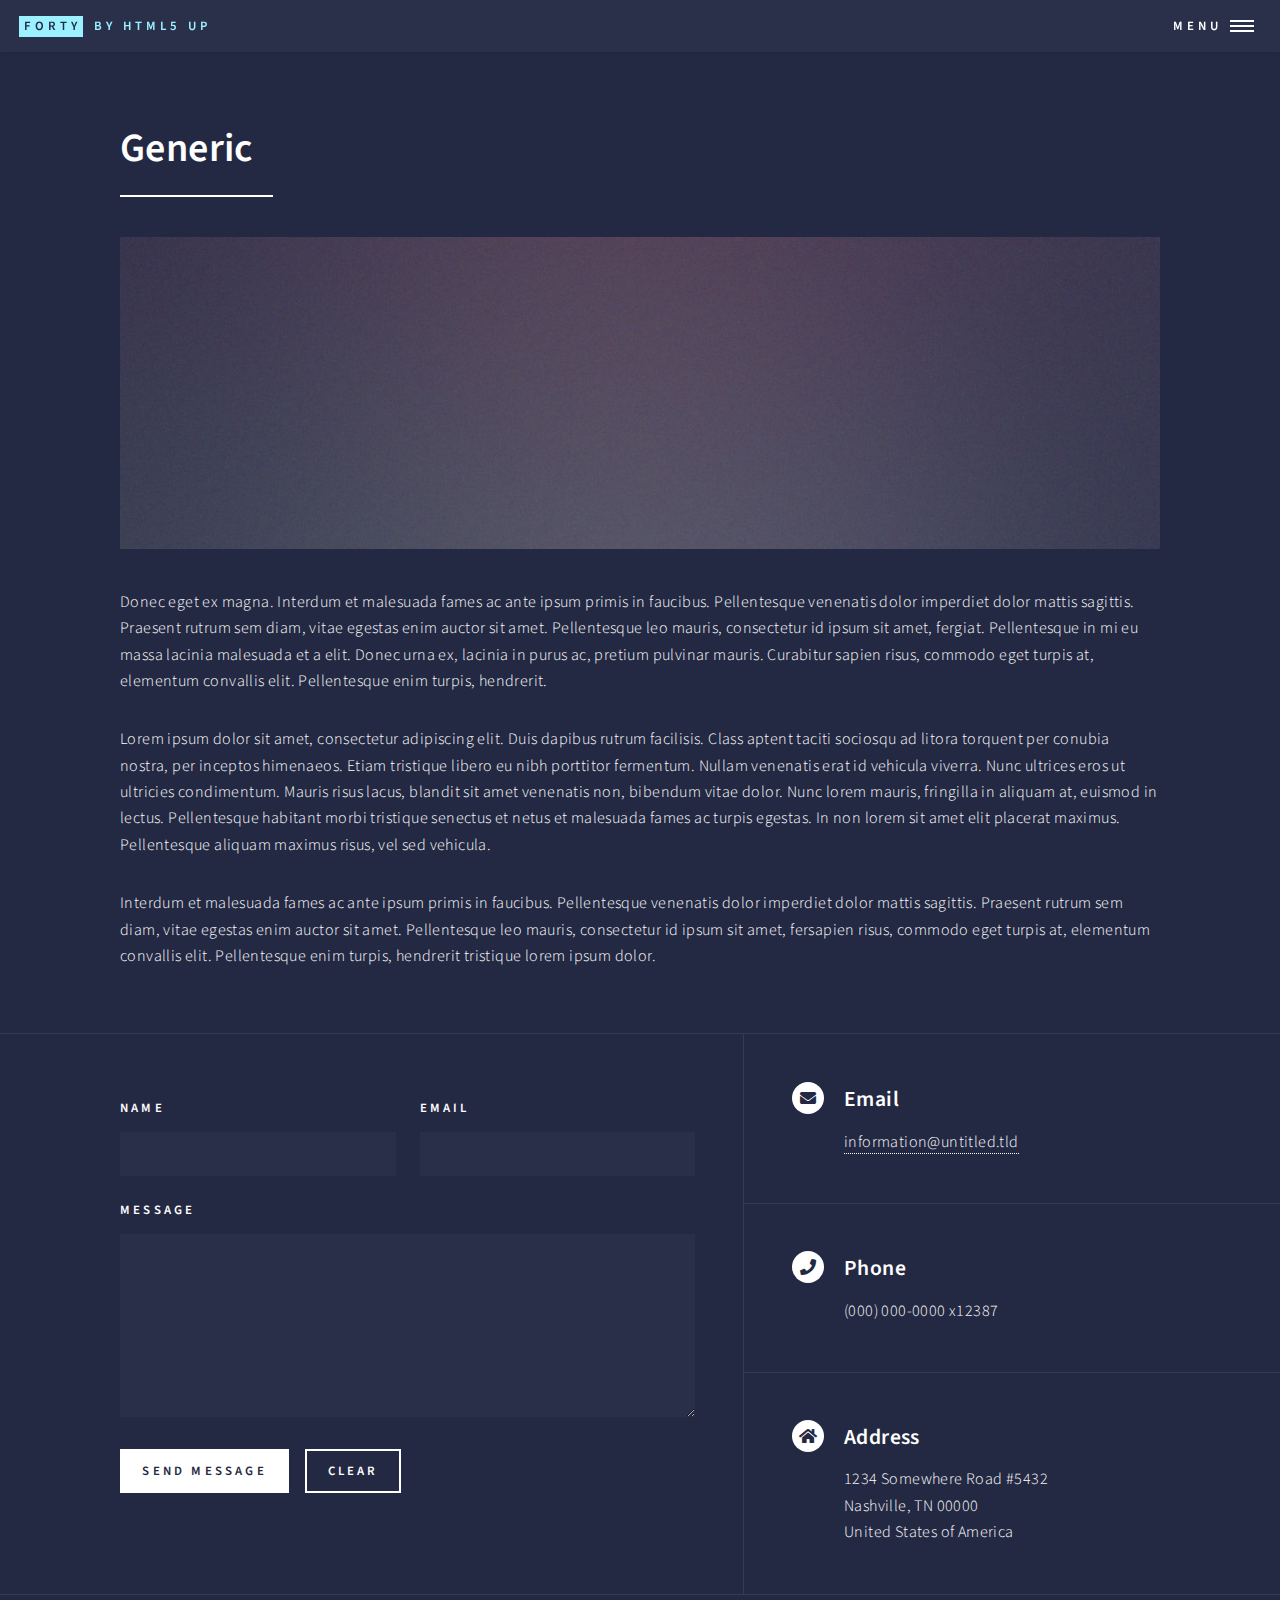
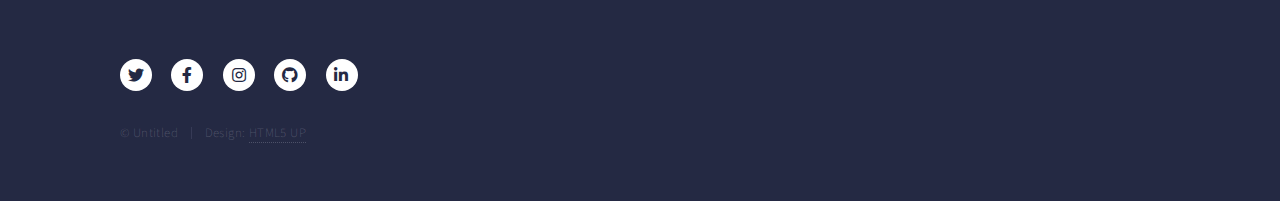
<file: generic.html>
<!DOCTYPE HTML>
<!--
	Forty by HTML5 UP
	html5up.net | @ajlkn
	Free for personal and commercial use under the CCA 3.0 license (html5up.net/license)
-->
<html>
	<head>
		<title>Generic - Forty by HTML5 UP</title>
		<meta charset="utf-8" />
		<meta name="viewport" content="width=device-width, initial-scale=1, user-scalable=no" />
		<link rel="stylesheet" href="assets/css/main.css" />
		<noscript><link rel="stylesheet" href="assets/css/noscript.css" /></noscript>
	</head>
	<body class="is-preload">

		<!-- Wrapper -->
			<div id="wrapper">

				<!-- Header -->
					<header id="header">
						<a href="index.html" class="logo"><strong>Forty</strong> <span>by HTML5 UP</span></a>
						<nav>
							<a href="#menu">Menu</a>
						</nav>
					</header>

				<!-- Menu -->
					<nav id="menu">
						<ul class="links">
							<li><a href="index.html">Home</a></li>
							<li><a href="landing.html">Landing</a></li>
							<li><a href="generic.html">Generic</a></li>
							<li><a href="elements.html">Elements</a></li>
						</ul>
						<ul class="actions stacked">
							<li><a href="#" class="button primary fit">Get Started</a></li>
							<li><a href="#" class="button fit">Log In</a></li>
						</ul>
					</nav>

				<!-- Main -->
					<div id="main" class="alt">

						<!-- One -->
							<section id="one">
								<div class="inner">
									<header class="major">
										<h1>Generic</h1>
									</header>
									<span class="image main"><img src="images/pic11.jpg" alt="" /></span>
									<p>Donec eget ex magna. Interdum et malesuada fames ac ante ipsum primis in faucibus. Pellentesque venenatis dolor imperdiet dolor mattis sagittis. Praesent rutrum sem diam, vitae egestas enim auctor sit amet. Pellentesque leo mauris, consectetur id ipsum sit amet, fergiat. Pellentesque in mi eu massa lacinia malesuada et a elit. Donec urna ex, lacinia in purus ac, pretium pulvinar mauris. Curabitur sapien risus, commodo eget turpis at, elementum convallis elit. Pellentesque enim turpis, hendrerit.</p>
									<p>Lorem ipsum dolor sit amet, consectetur adipiscing elit. Duis dapibus rutrum facilisis. Class aptent taciti sociosqu ad litora torquent per conubia nostra, per inceptos himenaeos. Etiam tristique libero eu nibh porttitor fermentum. Nullam venenatis erat id vehicula viverra. Nunc ultrices eros ut ultricies condimentum. Mauris risus lacus, blandit sit amet venenatis non, bibendum vitae dolor. Nunc lorem mauris, fringilla in aliquam at, euismod in lectus. Pellentesque habitant morbi tristique senectus et netus et malesuada fames ac turpis egestas. In non lorem sit amet elit placerat maximus. Pellentesque aliquam maximus risus, vel sed vehicula.</p>
									<p>Interdum et malesuada fames ac ante ipsum primis in faucibus. Pellentesque venenatis dolor imperdiet dolor mattis sagittis. Praesent rutrum sem diam, vitae egestas enim auctor sit amet. Pellentesque leo mauris, consectetur id ipsum sit amet, fersapien risus, commodo eget turpis at, elementum convallis elit. Pellentesque enim turpis, hendrerit tristique lorem ipsum dolor.</p>
								</div>
							</section>

					</div>

				<!-- Contact -->
					<section id="contact">
						<div class="inner">
							<section>
								<form method="post" action="#">
									<div class="fields">
										<div class="field half">
											<label for="name">Name</label>
											<input type="text" name="name" id="name" />
										</div>
										<div class="field half">
											<label for="email">Email</label>
											<input type="text" name="email" id="email" />
										</div>
										<div class="field">
											<label for="message">Message</label>
											<textarea name="message" id="message" rows="6"></textarea>
										</div>
									</div>
									<ul class="actions">
										<li><input type="submit" value="Send Message" class="primary" /></li>
										<li><input type="reset" value="Clear" /></li>
									</ul>
								</form>
							</section>
							<section class="split">
								<section>
									<div class="contact-method">
										<span class="icon solid alt fa-envelope"></span>
										<h3>Email</h3>
										<a href="#">information@untitled.tld</a>
									</div>
								</section>
								<section>
									<div class="contact-method">
										<span class="icon solid alt fa-phone"></span>
										<h3>Phone</h3>
										<span>(000) 000-0000 x12387</span>
									</div>
								</section>
								<section>
									<div class="contact-method">
										<span class="icon solid alt fa-home"></span>
										<h3>Address</h3>
										<span>1234 Somewhere Road #5432<br />
										Nashville, TN 00000<br />
										United States of America</span>
									</div>
								</section>
							</section>
						</div>
					</section>

				<!-- Footer -->
					<footer id="footer">
						<div class="inner">
							<ul class="icons">
								<li><a href="#" class="icon brands alt fa-twitter"><span class="label">Twitter</span></a></li>
								<li><a href="#" class="icon brands alt fa-facebook-f"><span class="label">Facebook</span></a></li>
								<li><a href="#" class="icon brands alt fa-instagram"><span class="label">Instagram</span></a></li>
								<li><a href="#" class="icon brands alt fa-github"><span class="label">GitHub</span></a></li>
								<li><a href="#" class="icon brands alt fa-linkedin-in"><span class="label">LinkedIn</span></a></li>
							</ul>
							<ul class="copyright">
								<li>&copy; Untitled</li><li>Design: <a href="https://html5up.net">HTML5 UP</a></li>
							</ul>
						</div>
					</footer>

			</div>

		<!-- Scripts -->
			<script src="assets/js/jquery.min.js"></script>
			<script src="assets/js/jquery.scrolly.min.js"></script>
			<script src="assets/js/jquery.scrollex.min.js"></script>
			<script src="assets/js/browser.min.js"></script>
			<script src="assets/js/breakpoints.min.js"></script>
			<script src="assets/js/util.js"></script>
			<script src="assets/js/main.js"></script>

	</body>
</html>
</file>
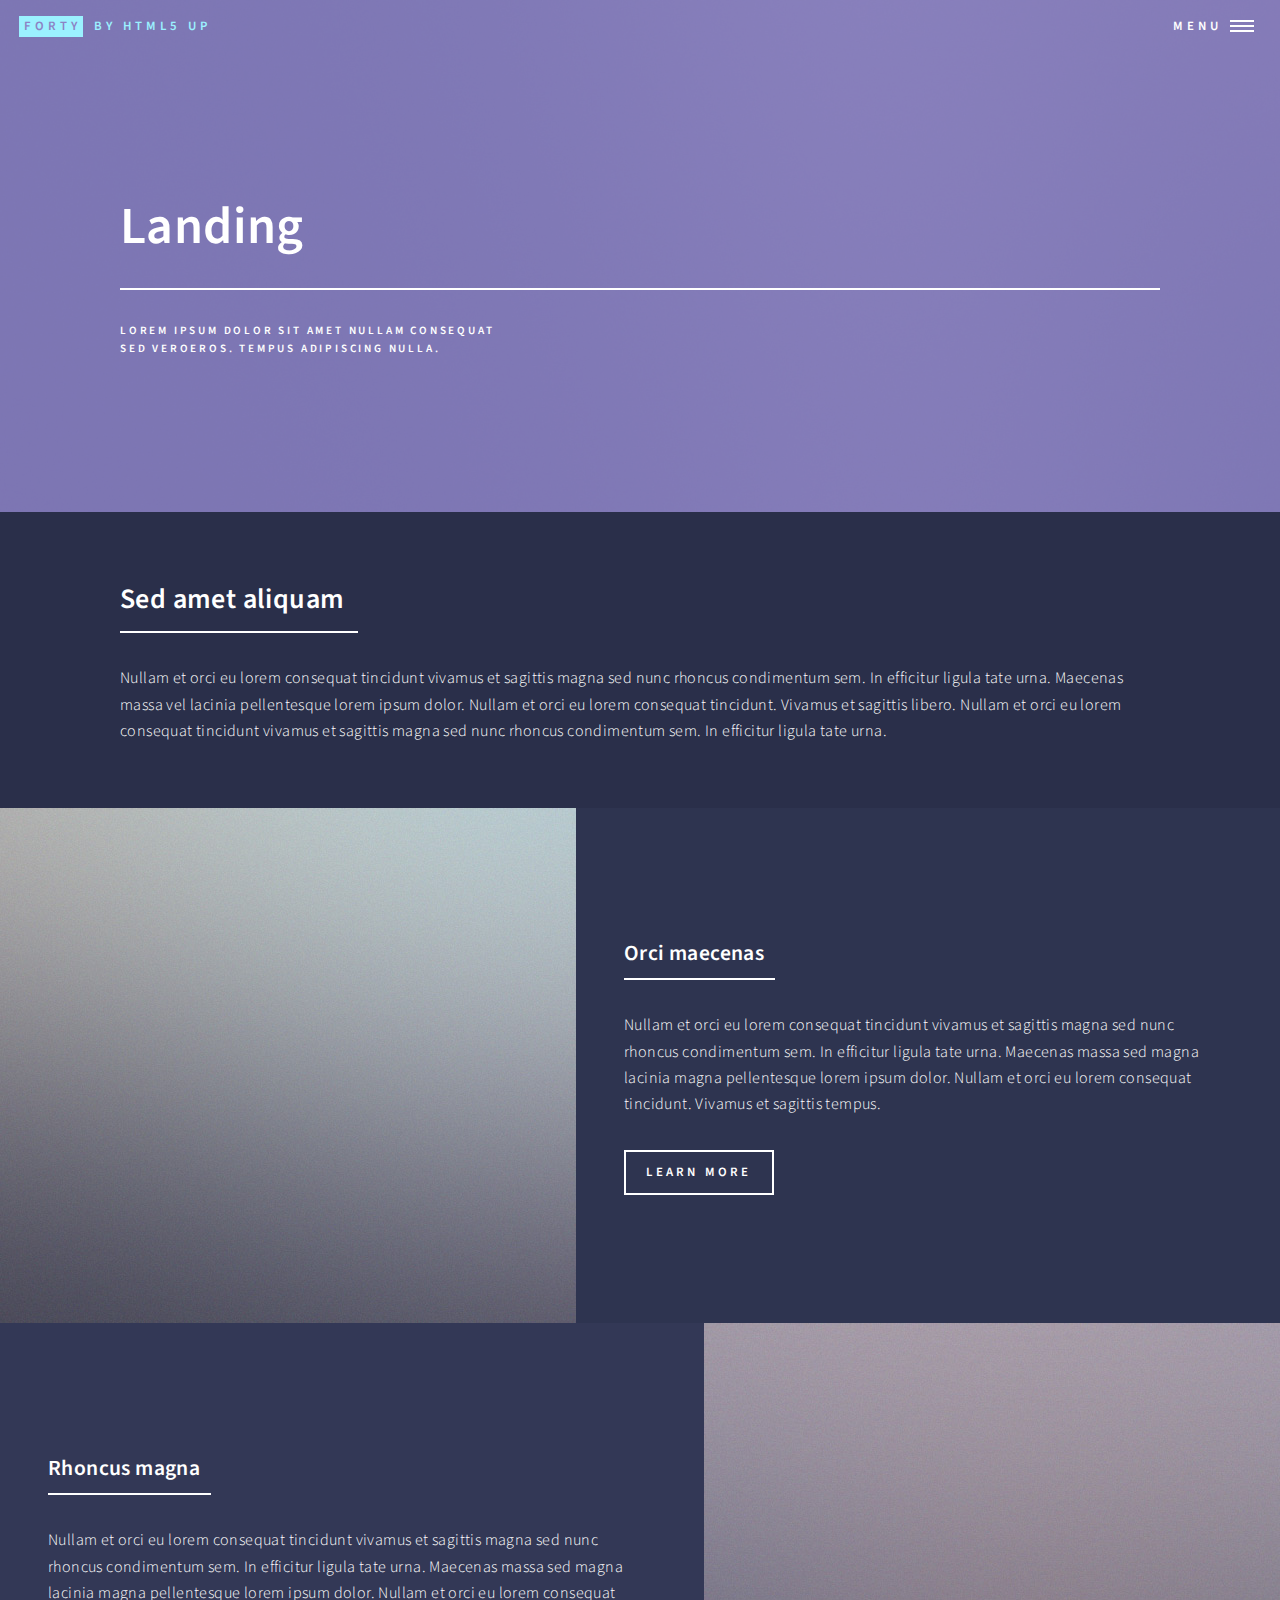
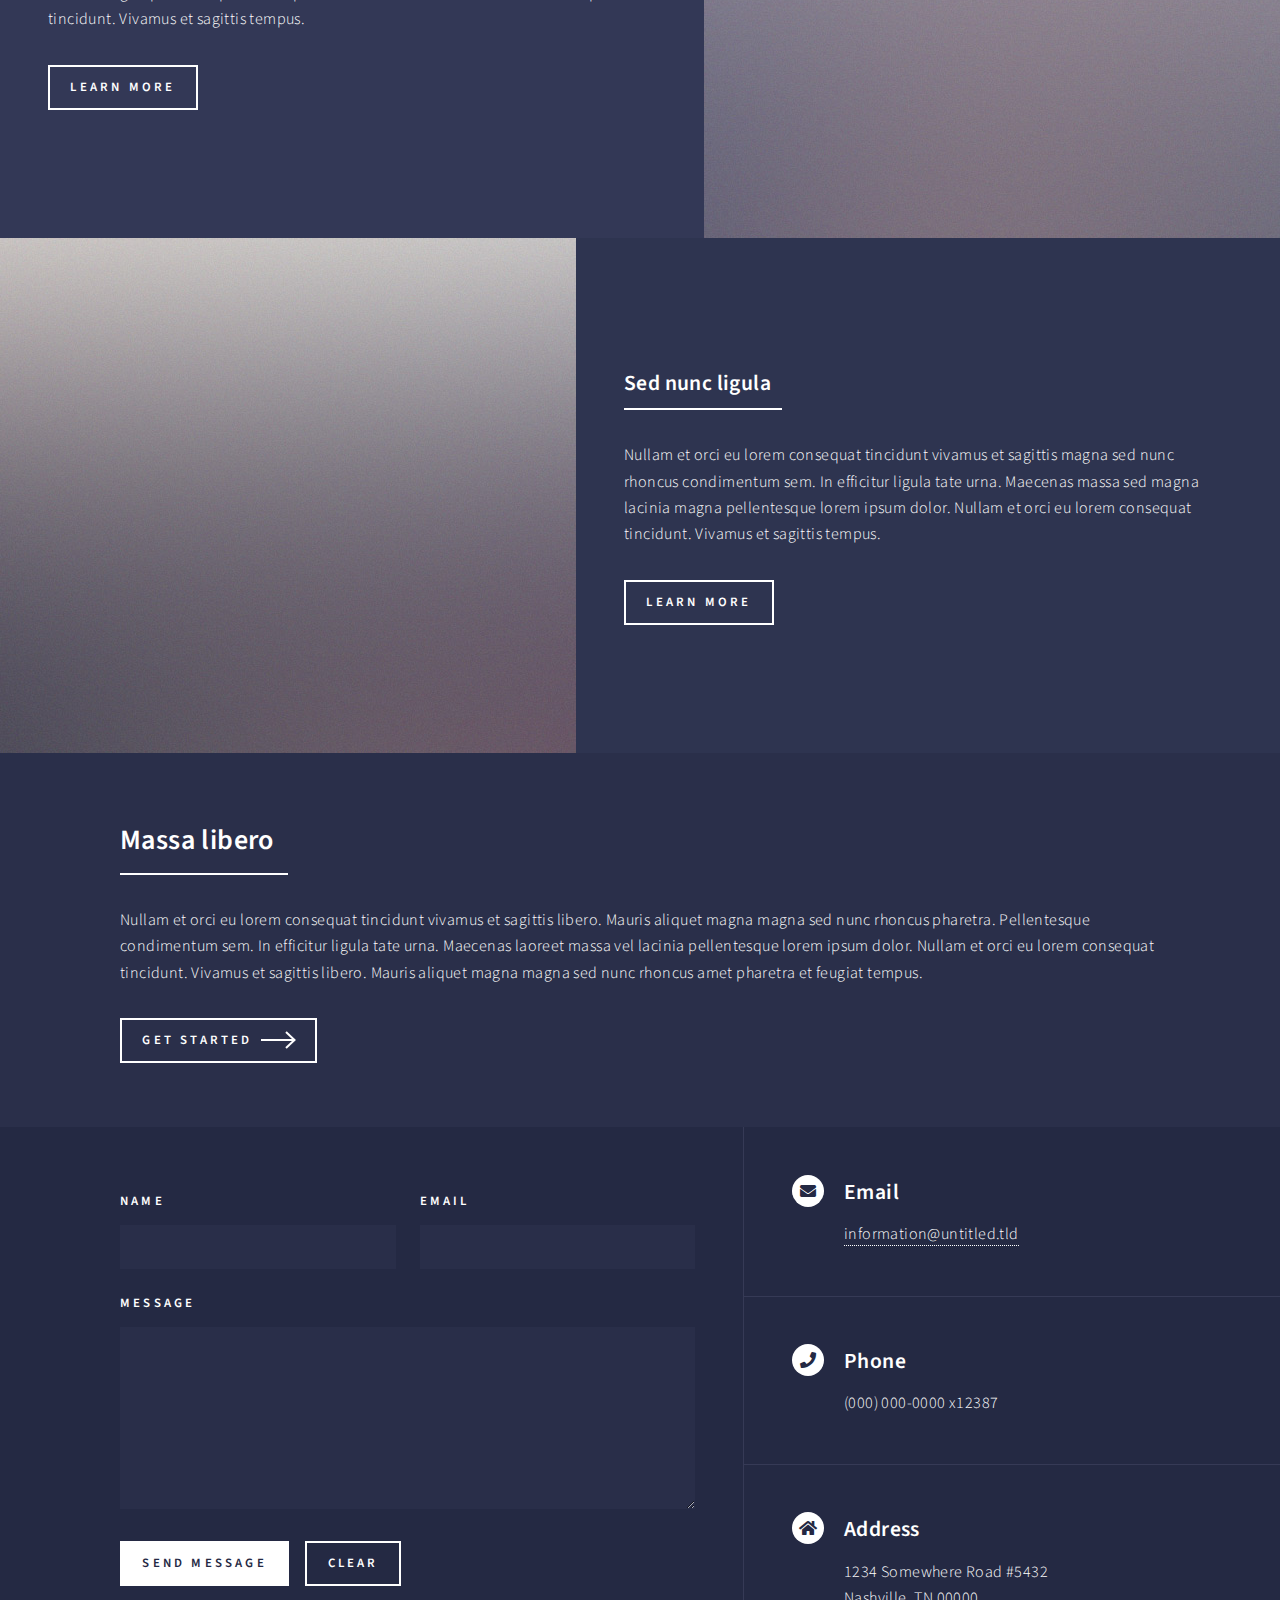
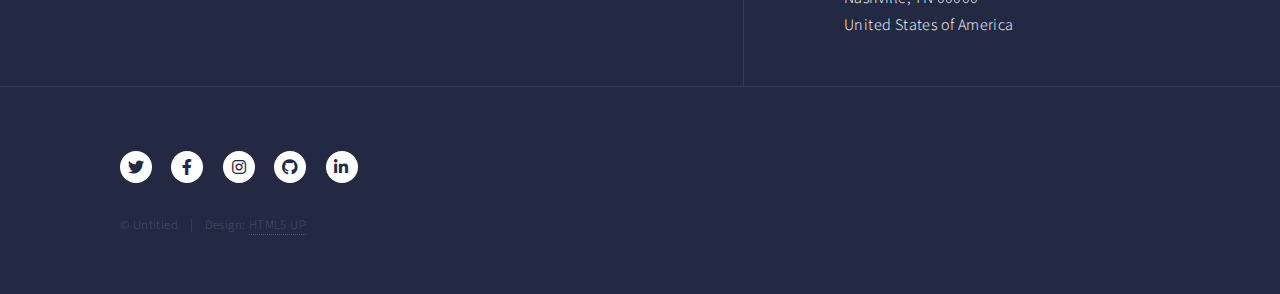
<file: landing.html>
<!DOCTYPE HTML>
<!--
	Forty by HTML5 UP
	html5up.net | @ajlkn
	Free for personal and commercial use under the CCA 3.0 license (html5up.net/license)
-->
<html>
	<head>
		<title>Landing - Forty by HTML5 UP</title>
		<meta charset="utf-8" />
		<meta name="viewport" content="width=device-width, initial-scale=1, user-scalable=no" />
		<link rel="stylesheet" href="assets/css/main.css" />
		<noscript><link rel="stylesheet" href="assets/css/noscript.css" /></noscript>
	</head>
	<body class="is-preload">

		<!-- Wrapper -->
			<div id="wrapper">

				<!-- Header -->
				<!-- Note: The "styleN" class below should match that of the banner element. -->
					<header id="header" class="alt style2">
						<a href="index.html" class="logo"><strong>Forty</strong> <span>by HTML5 UP</span></a>
						<nav>
							<a href="#menu">Menu</a>
						</nav>
					</header>

				<!-- Menu -->
					<nav id="menu">
						<ul class="links">
							<li><a href="index.html">Home</a></li>
							<li><a href="landing.html">Landing</a></li>
							<li><a href="generic.html">Generic</a></li>
							<li><a href="elements.html">Elements</a></li>
						</ul>
						<ul class="actions stacked">
							<li><a href="#" class="button primary fit">Get Started</a></li>
							<li><a href="#" class="button fit">Log In</a></li>
						</ul>
					</nav>

				<!-- Banner -->
				<!-- Note: The "styleN" class below should match that of the header element. -->
					<section id="banner" class="style2">
						<div class="inner">
							<span class="image">
								<img src="images/pic07.jpg" alt="" />
							</span>
							<header class="major">
								<h1>Landing</h1>
							</header>
							<div class="content">
								<p>Lorem ipsum dolor sit amet nullam consequat<br />
								sed veroeros. tempus adipiscing nulla.</p>
							</div>
						</div>
					</section>

				<!-- Main -->
					<div id="main">

						<!-- One -->
							<section id="one">
								<div class="inner">
									<header class="major">
										<h2>Sed amet aliquam</h2>
									</header>
									<p>Nullam et orci eu lorem consequat tincidunt vivamus et sagittis magna sed nunc rhoncus condimentum sem. In efficitur ligula tate urna. Maecenas massa vel lacinia pellentesque lorem ipsum dolor. Nullam et orci eu lorem consequat tincidunt. Vivamus et sagittis libero. Nullam et orci eu lorem consequat tincidunt vivamus et sagittis magna sed nunc rhoncus condimentum sem. In efficitur ligula tate urna.</p>
								</div>
							</section>

						<!-- Two -->
							<section id="two" class="spotlights">
								<section>
									<a href="generic.html" class="image">
										<img src="images/pic08.jpg" alt="" data-position="center center" />
									</a>
									<div class="content">
										<div class="inner">
											<header class="major">
												<h3>Orci maecenas</h3>
											</header>
											<p>Nullam et orci eu lorem consequat tincidunt vivamus et sagittis magna sed nunc rhoncus condimentum sem. In efficitur ligula tate urna. Maecenas massa sed magna lacinia magna pellentesque lorem ipsum dolor. Nullam et orci eu lorem consequat tincidunt. Vivamus et sagittis tempus.</p>
											<ul class="actions">
												<li><a href="generic.html" class="button">Learn more</a></li>
											</ul>
										</div>
									</div>
								</section>
								<section>
									<a href="generic.html" class="image">
										<img src="images/pic09.jpg" alt="" data-position="top center" />
									</a>
									<div class="content">
										<div class="inner">
											<header class="major">
												<h3>Rhoncus magna</h3>
											</header>
											<p>Nullam et orci eu lorem consequat tincidunt vivamus et sagittis magna sed nunc rhoncus condimentum sem. In efficitur ligula tate urna. Maecenas massa sed magna lacinia magna pellentesque lorem ipsum dolor. Nullam et orci eu lorem consequat tincidunt. Vivamus et sagittis tempus.</p>
											<ul class="actions">
												<li><a href="generic.html" class="button">Learn more</a></li>
											</ul>
										</div>
									</div>
								</section>
								<section>
									<a href="generic.html" class="image">
										<img src="images/pic10.jpg" alt="" data-position="25% 25%" />
									</a>
									<div class="content">
										<div class="inner">
											<header class="major">
												<h3>Sed nunc ligula</h3>
											</header>
											<p>Nullam et orci eu lorem consequat tincidunt vivamus et sagittis magna sed nunc rhoncus condimentum sem. In efficitur ligula tate urna. Maecenas massa sed magna lacinia magna pellentesque lorem ipsum dolor. Nullam et orci eu lorem consequat tincidunt. Vivamus et sagittis tempus.</p>
											<ul class="actions">
												<li><a href="generic.html" class="button">Learn more</a></li>
											</ul>
										</div>
									</div>
								</section>
							</section>

						<!-- Three -->
							<section id="three">
								<div class="inner">
									<header class="major">
										<h2>Massa libero</h2>
									</header>
									<p>Nullam et orci eu lorem consequat tincidunt vivamus et sagittis libero. Mauris aliquet magna magna sed nunc rhoncus pharetra. Pellentesque condimentum sem. In efficitur ligula tate urna. Maecenas laoreet massa vel lacinia pellentesque lorem ipsum dolor. Nullam et orci eu lorem consequat tincidunt. Vivamus et sagittis libero. Mauris aliquet magna magna sed nunc rhoncus amet pharetra et feugiat tempus.</p>
									<ul class="actions">
										<li><a href="generic.html" class="button next">Get Started</a></li>
									</ul>
								</div>
							</section>

					</div>

				<!-- Contact -->
					<section id="contact">
						<div class="inner">
							<section>
								<form method="post" action="#">
									<div class="fields">
										<div class="field half">
											<label for="name">Name</label>
											<input type="text" name="name" id="name" />
										</div>
										<div class="field half">
											<label for="email">Email</label>
											<input type="text" name="email" id="email" />
										</div>
										<div class="field">
											<label for="message">Message</label>
											<textarea name="message" id="message" rows="6"></textarea>
										</div>
									</div>
									<ul class="actions">
										<li><input type="submit" value="Send Message" class="primary" /></li>
										<li><input type="reset" value="Clear" /></li>
									</ul>
								</form>
							</section>
							<section class="split">
								<section>
									<div class="contact-method">
										<span class="icon solid alt fa-envelope"></span>
										<h3>Email</h3>
										<a href="#">information@untitled.tld</a>
									</div>
								</section>
								<section>
									<div class="contact-method">
										<span class="icon solid alt fa-phone"></span>
										<h3>Phone</h3>
										<span>(000) 000-0000 x12387</span>
									</div>
								</section>
								<section>
									<div class="contact-method">
										<span class="icon solid alt fa-home"></span>
										<h3>Address</h3>
										<span>1234 Somewhere Road #5432<br />
										Nashville, TN 00000<br />
										United States of America</span>
									</div>
								</section>
							</section>
						</div>
					</section>

				<!-- Footer -->
					<footer id="footer">
						<div class="inner">
							<ul class="icons">
								<li><a href="#" class="icon brands alt fa-twitter"><span class="label">Twitter</span></a></li>
								<li><a href="#" class="icon brands alt fa-facebook-f"><span class="label">Facebook</span></a></li>
								<li><a href="#" class="icon brands alt fa-instagram"><span class="label">Instagram</span></a></li>
								<li><a href="#" class="icon brands alt fa-github"><span class="label">GitHub</span></a></li>
								<li><a href="#" class="icon brands alt fa-linkedin-in"><span class="label">LinkedIn</span></a></li>
							</ul>
							<ul class="copyright">
								<li>&copy; Untitled</li><li>Design: <a href="https://html5up.net">HTML5 UP</a></li>
							</ul>
						</div>
					</footer>

			</div>

		<!-- Scripts -->
			<script src="assets/js/jquery.min.js"></script>
			<script src="assets/js/jquery.scrolly.min.js"></script>
			<script src="assets/js/jquery.scrollex.min.js"></script>
			<script src="assets/js/browser.min.js"></script>
			<script src="assets/js/breakpoints.min.js"></script>
			<script src="assets/js/util.js"></script>
			<script src="assets/js/main.js"></script>

	</body>
</html>
</file>
<file: assets/css/noscript.css>
/*
	Forty by HTML5 UP
	html5up.net | @ajlkn
	Free for personal and commercial use under the CCA 3.0 license (html5up.net/license)
*/

/* Banner */

	body.is-preload #banner:after {
		opacity: 0.85;
	}

	body.is-preload #banner > .inner {
		-moz-filter: none;
		-webkit-filter: none;
		-ms-filter: none;
		filter: none;
		-moz-transform: none;
		-webkit-transform: none;
		-ms-transform: none;
		transform: none;
		opacity: 1;
	}
</file>
<file: assets/css/main.css>
@import url(fontawesome-all.min.css);
@import url("https://fonts.googleapis.com/css?family=Source+Sans+Pro:300,300italic,600,600italic");

/*
	Forty by HTML5 UP
	html5up.net | @ajlkn
	Free for personal and commercial use under the CCA 3.0 license (html5up.net/license)
*/

html, body, div, span, applet, object,
iframe, h1, h2, h3, h4, h5, h6, p, blockquote,
pre, a, abbr, acronym, address, big, cite,
code, del, dfn, em, img, ins, kbd, q, s, samp,
small, strike, strong, sub, sup, tt, var, b,
u, i, center, dl, dt, dd, ol, ul, li, fieldset,
form, label, legend, table, caption, tbody,
tfoot, thead, tr, th, td, article, aside,
canvas, details, embed, figure, figcaption,
footer, header, hgroup, menu, nav, output, ruby,
section, summary, time, mark, audio, video {
	margin: 0;
	padding: 0;
	border: 0;
	font-size: 100%;
	font: inherit;
	vertical-align: baseline;}

article, aside, details, figcaption, figure,
footer, header, hgroup, menu, nav, section {
	display: block;}

body {
	line-height: 1;
}

ol, ul {
	list-style: none;
}

blockquote, q {
	quotes: none;
}

	blockquote:before, blockquote:after, q:before, q:after {
		content: '';
		content: none;
	}

table {
	border-collapse: collapse;
	border-spacing: 0;
}

body {
	-webkit-text-size-adjust: none;
}

mark {
	background-color: transparent;
	color: inherit;
}

input::-moz-focus-inner {
	border: 0;
	padding: 0;
}

input, select, textarea {
	-moz-appearance: none;
	-webkit-appearance: none;
	-ms-appearance: none;
	appearance: none;
}

/* Basic */

	@-ms-viewport {
		width: device-width;
	}

	body {
		-ms-overflow-style: scrollbar;
	}

	@media screen and (max-width: 480px) {

		html, body {
			min-width: 320px;
		}

	}

	html {
		box-sizing: border-box;
	}

	*, *:before, *:after {
		box-sizing: inherit;
	}

	body {
		background: #242943;
	}

		body.is-preload *, body.is-preload *:before, body.is-preload *:after {
			-moz-animation: none !important;
			-webkit-animation: none !important;
			-ms-animation: none !important;
			animation: none !important;
			-moz-transition: none !important;
			-webkit-transition: none !important;
			-ms-transition: none !important;
			transition: none !important;
		}

/* Type */

	body, input, select, textarea {
		color: #ffffff;
		font-family: "Source Sans Pro", Helvetica, sans-serif;
		font-size: 17pt;
		font-weight: 300;
		letter-spacing: 0.025em;
		line-height: 1.65;
	}

		@media screen and (max-width: 1680px) {

			body, input, select, textarea {
				font-size: 14pt;
			}

		}

		@media screen and (max-width: 1280px) {

			body, input, select, textarea {
				font-size: 12pt;
			}

		}

		@media screen and (max-width: 360px) {

			body, input, select, textarea {
				font-size: 11pt;
			}

		}

	a {
		-moz-transition: color 0.2s ease-in-out, border-bottom-color 0.2s ease-in-out;
		-webkit-transition: color 0.2s ease-in-out, border-bottom-color 0.2s ease-in-out;
		-ms-transition: color 0.2s ease-in-out, border-bottom-color 0.2s ease-in-out;
		transition: color 0.2s ease-in-out, border-bottom-color 0.2s ease-in-out;
		border-bottom: dotted 1px;
		color: inherit;
		text-decoration: none;
	}

		a:hover {
			border-bottom-color: transparent;
			color: #9bf1ff !important;
		}

		a:active {
			color: #53e3fb !important;
		}

	strong, b {
		color: #ffffff;
		font-weight: 600;
	}

	em, i {
		font-style: italic;
	}

	p {
		margin: 0 0 2em 0;
	}

	h1, h2, h3, h4, h5, h6 {
		color: #ffffff;
		font-weight: 600;
		line-height: 1.65;
		margin: 0 0 1em 0;
	}

		h1 a, h2 a, h3 a, h4 a, h5 a, h6 a {
			color: inherit;
			border-bottom: 0;
		}

	h1 {
		font-size: 2.5em;
	}

	h2 {
		font-size: 1.75em;
	}

	h3 {
		font-size: 1.35em;
	}

	h4 {
		font-size: 1.1em;
	}

	h5 {
		font-size: 0.9em;
	}

	h6 {
		font-size: 0.7em;
	}

	@media screen and (max-width: 736px) {

		h1 {
			font-size: 2em;
		}

		h2 {
			font-size: 1.5em;
		}

		h3 {
			font-size: 1.25em;
		}

	}

	sub {
		font-size: 0.8em;
		position: relative;
		top: 0.5em;
	}

	sup {
		font-size: 0.8em;
		position: relative;
		top: -0.5em;
	}

	blockquote {
		border-left: solid 4px rgba(212, 212, 255, 0.1);
		font-style: italic;
		margin: 0 0 2em 0;
		padding: 0.5em 0 0.5em 2em;
	}

	code {
		background: rgba(212, 212, 255, 0.035);
		font-family: "Courier New", monospace;
		font-size: 0.9em;
		margin: 0 0.25em;
		padding: 0.25em 0.65em;
	}

	pre {
		-webkit-overflow-scrolling: touch;
		font-family: "Courier New", monospace;
		font-size: 0.9em;
		margin: 0 0 2em 0;
	}

		pre code {
			display: block;
			line-height: 1.75;
			padding: 1em 1.5em;
			overflow-x: auto;
		}

	hr {
		border: 0;
		border-bottom: solid 1px rgba(212, 212, 255, 0.1);
		margin: 2em 0;
	}

		hr.major {
			margin: 3em 0;
		}

	.align-left {
		text-align: left;
	}

	.align-center {
		text-align: center;
	}

	.align-right {
		text-align: right;
	}

/* Row */

	.row {
		display: flex;
		flex-wrap: wrap;
		box-sizing: border-box;
		align-items: stretch;
	}

		.row > * {
			box-sizing: border-box;
		}

		.row.gtr-uniform > * > :last-child {
			margin-bottom: 0;
		}

		.row.aln-left {
			justify-content: flex-start;
		}

		.row.aln-center {
			justify-content: center;
		}

		.row.aln-right {
			justify-content: flex-end;
		}

		.row.aln-top {
			align-items: flex-start;
		}

		.row.aln-middle {
			align-items: center;
		}

		.row.aln-bottom {
			align-items: flex-end;
		}

		.row > .imp {
			order: -1;
		}

		.row > .col-1 {
			width: 8.33333%;
		}

		.row > .off-1 {
			margin-left: 8.33333%;
		}

		.row > .col-2 {
			width: 16.66667%;
		}

		.row > .off-2 {
			margin-left: 16.66667%;
		}

		.row > .col-3 {
			width: 25%;
		}

		.row > .off-3 {
			margin-left: 25%;
		}

		.row > .col-4 {
			width: 33.33333%;
		}

		.row > .off-4 {
			margin-left: 33.33333%;
		}

		.row > .col-5 {
			width: 41.66667%;
		}

		.row > .off-5 {
			margin-left: 41.66667%;
		}

		.row > .col-6 {
			width: 50%;
		}

		.row > .off-6 {
			margin-left: 50%;
		}

		.row > .col-7 {
			width: 58.33333%;
		}

		.row > .off-7 {
			margin-left: 58.33333%;
		}

		.row > .col-8 {
			width: 66.66667%;
		}

		.row > .off-8 {
			margin-left: 66.66667%;
		}

		.row > .col-9 {
			width: 75%;
		}

		.row > .off-9 {
			margin-left: 75%;
		}

		.row > .col-10 {
			width: 83.33333%;
		}

		.row > .off-10 {
			margin-left: 83.33333%;
		}

		.row > .col-11 {
			width: 91.66667%;
		}

		.row > .off-11 {
			margin-left: 91.66667%;
		}

		.row > .col-12 {
			width: 100%;
		}

		.row > .off-12 {
			margin-left: 100%;
		}

		.row.gtr-0 {
			margin-top: 0;
			margin-left: 0em;
		}

			.row.gtr-0 > * {
				padding: 0 0 0 0em;
			}

			.row.gtr-0.gtr-uniform {
				margin-top: 0em;
			}

				.row.gtr-0.gtr-uniform > * {
					padding-top: 0em;
				}

		.row.gtr-25 {
			margin-top: 0;
			margin-left: -0.5em;
		}

			.row.gtr-25 > * {
				padding: 0 0 0 0.5em;
			}

			.row.gtr-25.gtr-uniform {
				margin-top: -0.5em;
			}

				.row.gtr-25.gtr-uniform > * {
					padding-top: 0.5em;
				}

		.row.gtr-50 {
			margin-top: 0;
			margin-left: -1em;
		}

			.row.gtr-50 > * {
				padding: 0 0 0 1em;
			}

			.row.gtr-50.gtr-uniform {
				margin-top: -1em;
			}

				.row.gtr-50.gtr-uniform > * {
					padding-top: 1em;
				}

		.row {
			margin-top: 0;
			margin-left: -2em;
		}

			.row > * {
				padding: 0 0 0 2em;
			}

			.row.gtr-uniform {
				margin-top: -2em;
			}

				.row.gtr-uniform > * {
					padding-top: 2em;
				}

		.row.gtr-150 {
			margin-top: 0;
			margin-left: -3em;
		}

			.row.gtr-150 > * {
				padding: 0 0 0 3em;
			}

			.row.gtr-150.gtr-uniform {
				margin-top: -3em;
			}

				.row.gtr-150.gtr-uniform > * {
					padding-top: 3em;
				}

		.row.gtr-200 {
			margin-top: 0;
			margin-left: -4em;
		}

			.row.gtr-200 > * {
				padding: 0 0 0 4em;
			}

			.row.gtr-200.gtr-uniform {
				margin-top: -4em;
			}

				.row.gtr-200.gtr-uniform > * {
					padding-top: 4em;
				}

		@media screen and (max-width: 1680px) {

			.row {
				display: flex;
				flex-wrap: wrap;
				box-sizing: border-box;
				align-items: stretch;
			}

				.row > * {
					box-sizing: border-box;
				}

				.row.gtr-uniform > * > :last-child {
					margin-bottom: 0;
				}

				.row.aln-left {
					justify-content: flex-start;
				}

				.row.aln-center {
					justify-content: center;
				}

				.row.aln-right {
					justify-content: flex-end;
				}

				.row.aln-top {
					align-items: flex-start;
				}

				.row.aln-middle {
					align-items: center;
				}

				.row.aln-bottom {
					align-items: flex-end;
				}

				.row > .imp-xlarge {
					order: -1;
				}

				.row > .col-1-xlarge {
					width: 8.33333%;
				}

				.row > .off-1-xlarge {
					margin-left: 8.33333%;
				}

				.row > .col-2-xlarge {
					width: 16.66667%;
				}

				.row > .off-2-xlarge {
					margin-left: 16.66667%;
				}

				.row > .col-3-xlarge {
					width: 25%;
				}

				.row > .off-3-xlarge {
					margin-left: 25%;
				}

				.row > .col-4-xlarge {
					width: 33.33333%;
				}

				.row > .off-4-xlarge {
					margin-left: 33.33333%;
				}

				.row > .col-5-xlarge {
					width: 41.66667%;
				}

				.row > .off-5-xlarge {
					margin-left: 41.66667%;
				}

				.row > .col-6-xlarge {
					width: 50%;
				}

				.row > .off-6-xlarge {
					margin-left: 50%;
				}

				.row > .col-7-xlarge {
					width: 58.33333%;
				}

				.row > .off-7-xlarge {
					margin-left: 58.33333%;
				}

				.row > .col-8-xlarge {
					width: 66.66667%;
				}

				.row > .off-8-xlarge {
					margin-left: 66.66667%;
				}

				.row > .col-9-xlarge {
					width: 75%;
				}

				.row > .off-9-xlarge {
					margin-left: 75%;
				}

				.row > .col-10-xlarge {
					width: 83.33333%;
				}

				.row > .off-10-xlarge {
					margin-left: 83.33333%;
				}

				.row > .col-11-xlarge {
					width: 91.66667%;
				}

				.row > .off-11-xlarge {
					margin-left: 91.66667%;
				}

				.row > .col-12-xlarge {
					width: 100%;
				}

				.row > .off-12-xlarge {
					margin-left: 100%;
				}

				.row.gtr-0 {
					margin-top: 0;
					margin-left: 0em;
				}

					.row.gtr-0 > * {
						padding: 0 0 0 0em;
					}

					.row.gtr-0.gtr-uniform {
						margin-top: 0em;
					}

						.row.gtr-0.gtr-uniform > * {
							padding-top: 0em;
						}

				.row.gtr-25 {
					margin-top: 0;
					margin-left: -0.5em;
				}

					.row.gtr-25 > * {
						padding: 0 0 0 0.5em;
					}

					.row.gtr-25.gtr-uniform {
						margin-top: -0.5em;
					}

						.row.gtr-25.gtr-uniform > * {
							padding-top: 0.5em;
						}

				.row.gtr-50 {
					margin-top: 0;
					margin-left: -1em;
				}

					.row.gtr-50 > * {
						padding: 0 0 0 1em;
					}

					.row.gtr-50.gtr-uniform {
						margin-top: -1em;
					}

						.row.gtr-50.gtr-uniform > * {
							padding-top: 1em;
						}

				.row {
					margin-top: 0;
					margin-left: -2em;
				}

					.row > * {
						padding: 0 0 0 2em;
					}

					.row.gtr-uniform {
						margin-top: -2em;
					}

						.row.gtr-uniform > * {
							padding-top: 2em;
						}

				.row.gtr-150 {
					margin-top: 0;
					margin-left: -3em;
				}

					.row.gtr-150 > * {
						padding: 0 0 0 3em;
					}

					.row.gtr-150.gtr-uniform {
						margin-top: -3em;
					}

						.row.gtr-150.gtr-uniform > * {
							padding-top: 3em;
						}

				.row.gtr-200 {
					margin-top: 0;
					margin-left: -4em;
				}

					.row.gtr-200 > * {
						padding: 0 0 0 4em;
					}

					.row.gtr-200.gtr-uniform {
						margin-top: -4em;
					}

						.row.gtr-200.gtr-uniform > * {
							padding-top: 4em;
						}

		}

		@media screen and (max-width: 1280px) {

			.row {
				display: flex;
				flex-wrap: wrap;
				box-sizing: border-box;
				align-items: stretch;
			}

				.row > * {
					box-sizing: border-box;
				}

				.row.gtr-uniform > * > :last-child {
					margin-bottom: 0;
				}

				.row.aln-left {
					justify-content: flex-start;
				}

				.row.aln-center {
					justify-content: center;
				}

				.row.aln-right {
					justify-content: flex-end;
				}

				.row.aln-top {
					align-items: flex-start;
				}

				.row.aln-middle {
					align-items: center;
				}

				.row.aln-bottom {
					align-items: flex-end;
				}

				.row > .imp-large {
					order: -1;
				}

				.row > .col-1-large {
					width: 8.33333%;
				}

				.row > .off-1-large {
					margin-left: 8.33333%;
				}

				.row > .col-2-large {
					width: 16.66667%;
				}

				.row > .off-2-large {
					margin-left: 16.66667%;
				}

				.row > .col-3-large {
					width: 25%;
				}

				.row > .off-3-large {
					margin-left: 25%;
				}

				.row > .col-4-large {
					width: 33.33333%;
				}

				.row > .off-4-large {
					margin-left: 33.33333%;
				}

				.row > .col-5-large {
					width: 41.66667%;
				}

				.row > .off-5-large {
					margin-left: 41.66667%;
				}

				.row > .col-6-large {
					width: 50%;
				}

				.row > .off-6-large {
					margin-left: 50%;
				}

				.row > .col-7-large {
					width: 58.33333%;
				}

				.row > .off-7-large {
					margin-left: 58.33333%;
				}

				.row > .col-8-large {
					width: 66.66667%;
				}

				.row > .off-8-large {
					margin-left: 66.66667%;
				}

				.row > .col-9-large {
					width: 75%;
				}

				.row > .off-9-large {
					margin-left: 75%;
				}

				.row > .col-10-large {
					width: 83.33333%;
				}

				.row > .off-10-large {
					margin-left: 83.33333%;
				}

				.row > .col-11-large {
					width: 91.66667%;
				}

				.row > .off-11-large {
					margin-left: 91.66667%;
				}

				.row > .col-12-large {
					width: 100%;
				}

				.row > .off-12-large {
					margin-left: 100%;
				}

				.row.gtr-0 {
					margin-top: 0;
					margin-left: 0em;
				}

					.row.gtr-0 > * {
						padding: 0 0 0 0em;
					}

					.row.gtr-0.gtr-uniform {
						margin-top: 0em;
					}

						.row.gtr-0.gtr-uniform > * {
							padding-top: 0em;
						}

				.row.gtr-25 {
					margin-top: 0;
					margin-left: -0.375em;
				}

					.row.gtr-25 > * {
						padding: 0 0 0 0.375em;
					}

					.row.gtr-25.gtr-uniform {
						margin-top: -0.375em;
					}

						.row.gtr-25.gtr-uniform > * {
							padding-top: 0.375em;
						}

				.row.gtr-50 {
					margin-top: 0;
					margin-left: -0.75em;
				}

					.row.gtr-50 > * {
						padding: 0 0 0 0.75em;
					}

					.row.gtr-50.gtr-uniform {
						margin-top: -0.75em;
					}

						.row.gtr-50.gtr-uniform > * {
							padding-top: 0.75em;
						}

				.row {
					margin-top: 0;
					margin-left: -1.5em;
				}

					.row > * {
						padding: 0 0 0 1.5em;
					}

					.row.gtr-uniform {
						margin-top: -1.5em;
					}

						.row.gtr-uniform > * {
							padding-top: 1.5em;
						}

				.row.gtr-150 {
					margin-top: 0;
					margin-left: -2.25em;
				}

					.row.gtr-150 > * {
						padding: 0 0 0 2.25em;
					}

					.row.gtr-150.gtr-uniform {
						margin-top: -2.25em;
					}

						.row.gtr-150.gtr-uniform > * {
							padding-top: 2.25em;
						}

				.row.gtr-200 {
					margin-top: 0;
					margin-left: -3em;
				}

					.row.gtr-200 > * {
						padding: 0 0 0 3em;
					}

					.row.gtr-200.gtr-uniform {
						margin-top: -3em;
					}

						.row.gtr-200.gtr-uniform > * {
							padding-top: 3em;
						}

		}

		@media screen and (max-width: 980px) {

			.row {
				display: flex;
				flex-wrap: wrap;
				box-sizing: border-box;
				align-items: stretch;
			}

				.row > * {
					box-sizing: border-box;
				}

				.row.gtr-uniform > * > :last-child {
					margin-bottom: 0;
				}

				.row.aln-left {
					justify-content: flex-start;
				}

				.row.aln-center {
					justify-content: center;
				}

				.row.aln-right {
					justify-content: flex-end;
				}

				.row.aln-top {
					align-items: flex-start;
				}

				.row.aln-middle {
					align-items: center;
				}

				.row.aln-bottom {
					align-items: flex-end;
				}

				.row > .imp-medium {
					order: -1;
				}

				.row > .col-1-medium {
					width: 8.33333%;
				}

				.row > .off-1-medium {
					margin-left: 8.33333%;
				}

				.row > .col-2-medium {
					width: 16.66667%;
				}

				.row > .off-2-medium {
					margin-left: 16.66667%;
				}

				.row > .col-3-medium {
					width: 25%;
				}

				.row > .off-3-medium {
					margin-left: 25%;
				}

				.row > .col-4-medium {
					width: 33.33333%;
				}

				.row > .off-4-medium {
					margin-left: 33.33333%;
				}

				.row > .col-5-medium {
					width: 41.66667%;
				}

				.row > .off-5-medium {
					margin-left: 41.66667%;
				}

				.row > .col-6-medium {
					width: 50%;
				}

				.row > .off-6-medium {
					margin-left: 50%;
				}

				.row > .col-7-medium {
					width: 58.33333%;
				}

				.row > .off-7-medium {
					margin-left: 58.33333%;
				}

				.row > .col-8-medium {
					width: 66.66667%;
				}

				.row > .off-8-medium {
					margin-left: 66.66667%;
				}

				.row > .col-9-medium {
					width: 75%;
				}

				.row > .off-9-medium {
					margin-left: 75%;
				}

				.row > .col-10-medium {
					width: 83.33333%;
				}

				.row > .off-10-medium {
					margin-left: 83.33333%;
				}

				.row > .col-11-medium {
					width: 91.66667%;
				}

				.row > .off-11-medium {
					margin-left: 91.66667%;
				}

				.row > .col-12-medium {
					width: 100%;
				}

				.row > .off-12-medium {
					margin-left: 100%;
				}

				.row.gtr-0 {
					margin-top: 0;
					margin-left: 0em;
				}

					.row.gtr-0 > * {
						padding: 0 0 0 0em;
					}

					.row.gtr-0.gtr-uniform {
						margin-top: 0em;
					}

						.row.gtr-0.gtr-uniform > * {
							padding-top: 0em;
						}

				.row.gtr-25 {
					margin-top: 0;
					margin-left: -0.375em;
				}

					.row.gtr-25 > * {
						padding: 0 0 0 0.375em;
					}

					.row.gtr-25.gtr-uniform {
						margin-top: -0.375em;
					}

						.row.gtr-25.gtr-uniform > * {
							padding-top: 0.375em;
						}

				.row.gtr-50 {
					margin-top: 0;
					margin-left: -0.75em;
				}

					.row.gtr-50 > * {
						padding: 0 0 0 0.75em;
					}

					.row.gtr-50.gtr-uniform {
						margin-top: -0.75em;
					}

						.row.gtr-50.gtr-uniform > * {
							padding-top: 0.75em;
						}

				.row {
					margin-top: 0;
					margin-left: -1.5em;
				}

					.row > * {
						padding: 0 0 0 1.5em;
					}

					.row.gtr-uniform {
						margin-top: -1.5em;
					}

						.row.gtr-uniform > * {
							padding-top: 1.5em;
						}

				.row.gtr-150 {
					margin-top: 0;
					margin-left: -2.25em;
				}

					.row.gtr-150 > * {
						padding: 0 0 0 2.25em;
					}

					.row.gtr-150.gtr-uniform {
						margin-top: -2.25em;
					}

						.row.gtr-150.gtr-uniform > * {
							padding-top: 2.25em;
						}

				.row.gtr-200 {
					margin-top: 0;
					margin-left: -3em;
				}

					.row.gtr-200 > * {
						padding: 0 0 0 3em;
					}

					.row.gtr-200.gtr-uniform {
						margin-top: -3em;
					}

						.row.gtr-200.gtr-uniform > * {
							padding-top: 3em;
						}

		}

		@media screen and (max-width: 736px) {

			.row {
				display: flex;
				flex-wrap: wrap;
				box-sizing: border-box;
				align-items: stretch;
			}

				.row > * {
					box-sizing: border-box;
				}

				.row.gtr-uniform > * > :last-child {
					margin-bottom: 0;
				}

				.row.aln-left {
					justify-content: flex-start;
				}

				.row.aln-center {
					justify-content: center;
				}

				.row.aln-right {
					justify-content: flex-end;
				}

				.row.aln-top {
					align-items: flex-start;
				}

				.row.aln-middle {
					align-items: center;
				}

				.row.aln-bottom {
					align-items: flex-end;
				}

				.row > .imp-small {
					order: -1;
				}

				.row > .col-1-small {
					width: 8.33333%;
				}

				.row > .off-1-small {
					margin-left: 8.33333%;
				}

				.row > .col-2-small {
					width: 16.66667%;
				}

				.row > .off-2-small {
					margin-left: 16.66667%;
				}

				.row > .col-3-small {
					width: 25%;
				}

				.row > .off-3-small {
					margin-left: 25%;
				}

				.row > .col-4-small {
					width: 33.33333%;
				}

				.row > .off-4-small {
					margin-left: 33.33333%;
				}

				.row > .col-5-small {
					width: 41.66667%;
				}

				.row > .off-5-small {
					margin-left: 41.66667%;
				}

				.row > .col-6-small {
					width: 50%;
				}

				.row > .off-6-small {
					margin-left: 50%;
				}

				.row > .col-7-small {
					width: 58.33333%;
				}

				.row > .off-7-small {
					margin-left: 58.33333%;
				}

				.row > .col-8-small {
					width: 66.66667%;
				}

				.row > .off-8-small {
					margin-left: 66.66667%;
				}

				.row > .col-9-small {
					width: 75%;
				}

				.row > .off-9-small {
					margin-left: 75%;
				}

				.row > .col-10-small {
					width: 83.33333%;
				}

				.row > .off-10-small {
					margin-left: 83.33333%;
				}

				.row > .col-11-small {
					width: 91.66667%;
				}

				.row > .off-11-small {
					margin-left: 91.66667%;
				}

				.row > .col-12-small {
					width: 100%;
				}

				.row > .off-12-small {
					margin-left: 100%;
				}

				.row.gtr-0 {
					margin-top: 0;
					margin-left: 0em;
				}

					.row.gtr-0 > * {
						padding: 0 0 0 0em;
					}

					.row.gtr-0.gtr-uniform {
						margin-top: 0em;
					}

						.row.gtr-0.gtr-uniform > * {
							padding-top: 0em;
						}

				.row.gtr-25 {
					margin-top: 0;
					margin-left: -0.3125em;
				}

					.row.gtr-25 > * {
						padding: 0 0 0 0.3125em;
					}

					.row.gtr-25.gtr-uniform {
						margin-top: -0.3125em;
					}

						.row.gtr-25.gtr-uniform > * {
							padding-top: 0.3125em;
						}

				.row.gtr-50 {
					margin-top: 0;
					margin-left: -0.625em;
				}

					.row.gtr-50 > * {
						padding: 0 0 0 0.625em;
					}

					.row.gtr-50.gtr-uniform {
						margin-top: -0.625em;
					}

						.row.gtr-50.gtr-uniform > * {
							padding-top: 0.625em;
						}

				.row {
					margin-top: 0;
					margin-left: -1.25em;
				}

					.row > * {
						padding: 0 0 0 1.25em;
					}

					.row.gtr-uniform {
						margin-top: -1.25em;
					}

						.row.gtr-uniform > * {
							padding-top: 1.25em;
						}

				.row.gtr-150 {
					margin-top: 0;
					margin-left: -1.875em;
				}

					.row.gtr-150 > * {
						padding: 0 0 0 1.875em;
					}

					.row.gtr-150.gtr-uniform {
						margin-top: -1.875em;
					}

						.row.gtr-150.gtr-uniform > * {
							padding-top: 1.875em;
						}

				.row.gtr-200 {
					margin-top: 0;
					margin-left: -2.5em;
				}

					.row.gtr-200 > * {
						padding: 0 0 0 2.5em;
					}

					.row.gtr-200.gtr-uniform {
						margin-top: -2.5em;
					}

						.row.gtr-200.gtr-uniform > * {
							padding-top: 2.5em;
						}

		}

		@media screen and (max-width: 480px) {

			.row {
				display: flex;
				flex-wrap: wrap;
				box-sizing: border-box;
				align-items: stretch;
			}

				.row > * {
					box-sizing: border-box;
				}

				.row.gtr-uniform > * > :last-child {
					margin-bottom: 0;
				}

				.row.aln-left {
					justify-content: flex-start;
				}

				.row.aln-center {
					justify-content: center;
				}

				.row.aln-right {
					justify-content: flex-end;
				}

				.row.aln-top {
					align-items: flex-start;
				}

				.row.aln-middle {
					align-items: center;
				}

				.row.aln-bottom {
					align-items: flex-end;
				}

				.row > .imp-xsmall {
					order: -1;
				}

				.row > .col-1-xsmall {
					width: 8.33333%;
				}

				.row > .off-1-xsmall {
					margin-left: 8.33333%;
				}

				.row > .col-2-xsmall {
					width: 16.66667%;
				}

				.row > .off-2-xsmall {
					margin-left: 16.66667%;
				}

				.row > .col-3-xsmall {
					width: 25%;
				}

				.row > .off-3-xsmall {
					margin-left: 25%;
				}

				.row > .col-4-xsmall {
					width: 33.33333%;
				}

				.row > .off-4-xsmall {
					margin-left: 33.33333%;
				}

				.row > .col-5-xsmall {
					width: 41.66667%;
				}

				.row > .off-5-xsmall {
					margin-left: 41.66667%;
				}

				.row > .col-6-xsmall {
					width: 50%;
				}

				.row > .off-6-xsmall {
					margin-left: 50%;
				}

				.row > .col-7-xsmall {
					width: 58.33333%;
				}

				.row > .off-7-xsmall {
					margin-left: 58.33333%;
				}

				.row > .col-8-xsmall {
					width: 66.66667%;
				}

				.row > .off-8-xsmall {
					margin-left: 66.66667%;
				}

				.row > .col-9-xsmall {
					width: 75%;
				}

				.row > .off-9-xsmall {
					margin-left: 75%;
				}

				.row > .col-10-xsmall {
					width: 83.33333%;
				}

				.row > .off-10-xsmall {
					margin-left: 83.33333%;
				}

				.row > .col-11-xsmall {
					width: 91.66667%;
				}

				.row > .off-11-xsmall {
					margin-left: 91.66667%;
				}

				.row > .col-12-xsmall {
					width: 100%;
				}

				.row > .off-12-xsmall {
					margin-left: 100%;
				}

				.row.gtr-0 {
					margin-top: 0;
					margin-left: 0em;
				}

					.row.gtr-0 > * {
						padding: 0 0 0 0em;
					}

					.row.gtr-0.gtr-uniform {
						margin-top: 0em;
					}

						.row.gtr-0.gtr-uniform > * {
							padding-top: 0em;
						}

				.row.gtr-25 {
					margin-top: 0;
					margin-left: -0.3125em;
				}

					.row.gtr-25 > * {
						padding: 0 0 0 0.3125em;
					}

					.row.gtr-25.gtr-uniform {
						margin-top: -0.3125em;
					}

						.row.gtr-25.gtr-uniform > * {
							padding-top: 0.3125em;
						}

				.row.gtr-50 {
					margin-top: 0;
					margin-left: -0.625em;
				}

					.row.gtr-50 > * {
						padding: 0 0 0 0.625em;
					}

					.row.gtr-50.gtr-uniform {
						margin-top: -0.625em;
					}

						.row.gtr-50.gtr-uniform > * {
							padding-top: 0.625em;
						}

				.row {
					margin-top: 0;
					margin-left: -1.25em;
				}

					.row > * {
						padding: 0 0 0 1.25em;
					}

					.row.gtr-uniform {
						margin-top: -1.25em;
					}

						.row.gtr-uniform > * {
							padding-top: 1.25em;
						}

				.row.gtr-150 {
					margin-top: 0;
					margin-left: -1.875em;
				}

					.row.gtr-150 > * {
						padding: 0 0 0 1.875em;
					}

					.row.gtr-150.gtr-uniform {
						margin-top: -1.875em;
					}

						.row.gtr-150.gtr-uniform > * {
							padding-top: 1.875em;
						}

				.row.gtr-200 {
					margin-top: 0;
					margin-left: -2.5em;
				}

					.row.gtr-200 > * {
						padding: 0 0 0 2.5em;
					}

					.row.gtr-200.gtr-uniform {
						margin-top: -2.5em;
					}

						.row.gtr-200.gtr-uniform > * {
							padding-top: 2.5em;
						}

		}

/* Section/Article */

	section.special, article.special {
		text-align: center;
	}

	header.major {
		width: -moz-max-content;
		width: -webkit-max-content;
		width: -ms-max-content;
		width: max-content;
		margin-bottom: 2em;
	}

		header.major > :first-child {
			margin-bottom: 0;
			width: calc(100% + 0.5em);
		}

			header.major > :first-child:after {
				content: '';
				background-color: #ffffff;
				display: block;
				height: 2px;
				margin: 0.325em 0 0.5em 0;
				width: 100%;
			}

		header.major > p {
			font-size: 0.7em;
			font-weight: 600;
			letter-spacing: 0.25em;
			margin-bottom: 0;
			text-transform: uppercase;
		}

		body.is-ie header.major > :first-child:after {
			max-width: 9em;
		}

		body.is-ie header.major > h1:after {
			max-width: 100% !important;
		}

	@media screen and (max-width: 736px) {

		header.major > p br {
			display: none;
		}

	}

/* Form */

	form {
		margin: 0 0 2em 0;
	}

		form > :last-child {
			margin-bottom: 0;
		}

		form > .fields {
			display: -moz-flex;
			display: -webkit-flex;
			display: -ms-flex;
			display: flex;
			-moz-flex-wrap: wrap;
			-webkit-flex-wrap: wrap;
			-ms-flex-wrap: wrap;
			flex-wrap: wrap;
			width: calc(100% + 3em);
			margin: -1.5em 0 2em -1.5em;
		}

			form > .fields > .field {
				-moz-flex-grow: 0;
				-webkit-flex-grow: 0;
				-ms-flex-grow: 0;
				flex-grow: 0;
				-moz-flex-shrink: 0;
				-webkit-flex-shrink: 0;
				-ms-flex-shrink: 0;
				flex-shrink: 0;
				padding: 1.5em 0 0 1.5em;
				width: calc(100% - 1.5em);
			}

				form > .fields > .field.half {
					width: calc(50% - 0.75em);
				}

				form > .fields > .field.third {
					width: calc(100%/3 - 0.5em);
				}

				form > .fields > .field.quarter {
					width: calc(25% - 0.375em);
				}

		@media screen and (max-width: 480px) {

			form > .fields {
				width: calc(100% + 3em);
				margin: -1.5em 0 2em -1.5em;
			}

				form > .fields > .field {
					padding: 1.5em 0 0 1.5em;
					width: calc(100% - 1.5em);
				}

					form > .fields > .field.half {
						width: calc(100% - 1.5em);
					}

					form > .fields > .field.third {
						width: calc(100% - 1.5em);
					}

					form > .fields > .field.quarter {
						width: calc(100% - 1.5em);
					}

		}

	label {
		color: #ffffff;
		display: block;
		font-size: 0.8em;
		font-weight: 600;
		letter-spacing: 0.25em;
		margin: 0 0 1em 0;
		text-transform: uppercase;
	}

	input[type="text"],
	input[type="password"],
	input[type="email"],
	input[type="tel"],
	input[type="search"],
	input[type="url"],
	select,
	textarea {
		-moz-appearance: none;
		-webkit-appearance: none;
		-ms-appearance: none;
		appearance: none;
		background: rgba(212, 212, 255, 0.035);
		border: none;
		border-radius: 0;
		color: inherit;
		display: block;
		outline: 0;
		padding: 0 1em;
		text-decoration: none;
		width: 100%;
	}

		input[type="text"]:invalid,
		input[type="password"]:invalid,
		input[type="email"]:invalid,
		input[type="tel"]:invalid,
		input[type="search"]:invalid,
		input[type="url"]:invalid,
		select:invalid,
		textarea:invalid {
			box-shadow: none;
		}

		input[type="text"]:focus,
		input[type="password"]:focus,
		input[type="email"]:focus,
		input[type="tel"]:focus,
		input[type="search"]:focus,
		input[type="url"]:focus,
		select:focus,
		textarea:focus {
			border-color: #9bf1ff;
			box-shadow: 0 0 0 2px #9bf1ff;
		}

	select {
		background-image: url("data:image/svg+xml;charset=utf8,%3Csvg xmlns='http://www.w3.org/2000/svg' width='40' height='40' preserveAspectRatio='none' viewBox='0 0 40 40'%3E%3Cpath d='M9.4,12.3l10.4,10.4l10.4-10.4c0.2-0.2,0.5-0.4,0.9-0.4c0.3,0,0.6,0.1,0.9,0.4l3.3,3.3c0.2,0.2,0.4,0.5,0.4,0.9 c0,0.4-0.1,0.6-0.4,0.9L20.7,31.9c-0.2,0.2-0.5,0.4-0.9,0.4c-0.3,0-0.6-0.1-0.9-0.4L4.3,17.3c-0.2-0.2-0.4-0.5-0.4-0.9 c0-0.4,0.1-0.6,0.4-0.9l3.3-3.3c0.2-0.2,0.5-0.4,0.9-0.4S9.1,12.1,9.4,12.3z' fill='rgba(212, 212, 255, 0.1)' /%3E%3C/svg%3E");
		background-size: 1.25rem;
		background-repeat: no-repeat;
		background-position: calc(100% - 1rem) center;
		height: 2.75em;
		padding-right: 2.75em;
		text-overflow: ellipsis;
	}

		select option {
			color: #ffffff;
			background: #242943;
		}

		select:focus::-ms-value {
			background-color: transparent;
		}

		select::-ms-expand {
			display: none;
		}

	input[type="text"],
	input[type="password"],
	input[type="email"],
	input[type="tel"],
	input[type="search"],
	input[type="url"],
	select {
		height: 2.75em;
	}

	textarea {
		padding: 0.75em 1em;
	}

	input[type="checkbox"],
	input[type="radio"] {
		-moz-appearance: none;
		-webkit-appearance: none;
		-ms-appearance: none;
		appearance: none;
		display: block;
		float: left;
		margin-right: -2em;
		opacity: 0;
		width: 1em;
		z-index: -1;
	}

		input[type="checkbox"] + label,
		input[type="radio"] + label {
			text-decoration: none;
			color: #ffffff;
			cursor: pointer;
			display: inline-block;
			font-weight: 300;
			padding-left: 2.65em;
			padding-right: 0.75em;
			position: relative;
		}

			input[type="checkbox"] + label:before,
			input[type="radio"] + label:before {
				-moz-osx-font-smoothing: grayscale;
				-webkit-font-smoothing: antialiased;
				display: inline-block;
				font-style: normal;
				font-variant: normal;
				text-rendering: auto;
				line-height: 1;
				text-transform: none !important;
				font-family: 'Font Awesome 5 Free';
				font-weight: 900;
			}

			input[type="checkbox"] + label:before,
			input[type="radio"] + label:before {
				background: rgba(212, 212, 255, 0.035);
				content: '';
				display: inline-block;
				font-size: 0.8em;
				height: 2.0625em;
				left: 0;
				letter-spacing: 0;
				line-height: 2.0625em;
				position: absolute;
				text-align: center;
				top: 0;
				width: 2.0625em;
			}

		input[type="checkbox"]:checked + label:before,
		input[type="radio"]:checked + label:before {
			background: #ffffff;
			border-color: #9bf1ff;
			content: '\f00c';
			color: #242943;
		}

		input[type="checkbox"]:focus + label:before,
		input[type="radio"]:focus + label:before {
			box-shadow: 0 0 0 2px #9bf1ff;
		}

	input[type="radio"] + label:before {
		border-radius: 100%;
	}

	::-webkit-input-placeholder {
		color: rgba(244, 244, 255, 0.2) !important;
		opacity: 1.0;
	}

	:-moz-placeholder {
		color: rgba(244, 244, 255, 0.2) !important;
		opacity: 1.0;
	}

	::-moz-placeholder {
		color: rgba(244, 244, 255, 0.2) !important;
		opacity: 1.0;
	}

	:-ms-input-placeholder {
		color: rgba(244, 244, 255, 0.2) !important;
		opacity: 1.0;
	}

/* Box */

	.box {
		border: solid 1px rgba(212, 212, 255, 0.1);
		margin-bottom: 2em;
		padding: 1.5em;
	}

		.box > :last-child,
		.box > :last-child > :last-child,
		.box > :last-child > :last-child > :last-child {
			margin-bottom: 0;
		}

		.box.alt {
			border: 0;
			border-radius: 0;
			padding: 0;
		}

/* Icon */

	.icon {
		text-decoration: none;
		border-bottom: none;
		position: relative;
	}

		.icon:before {
			-moz-osx-font-smoothing: grayscale;
			-webkit-font-smoothing: antialiased;
			display: inline-block;
			font-style: normal;
			font-variant: normal;
			text-rendering: auto;
			line-height: 1;
			text-transform: none !important;
			font-family: 'Font Awesome 5 Free';
			font-weight: 400;
		}

		.icon > .label {
			display: none;
		}

		.icon:before {
			line-height: inherit;
		}

		.icon.solid:before {
			font-weight: 900;
		}

		.icon.brands:before {
			font-family: 'Font Awesome 5 Brands';
		}

		.icon.alt:before {
			background-color: #ffffff;
			border-radius: 100%;
			color: #242943;
			display: inline-block;
			height: 2em;
			line-height: 2em;
			text-align: center;
			width: 2em;
		}

	a.icon.alt:before {
		-moz-transition: background-color 0.2s ease-in-out;
		-webkit-transition: background-color 0.2s ease-in-out;
		-ms-transition: background-color 0.2s ease-in-out;
		transition: background-color 0.2s ease-in-out;
	}

	a.icon.alt:hover:before {
		background-color: #6fc3df;
	}

	a.icon.alt:active:before {
		background-color: #37a6cb;
	}

/* Image */

	.image {
		border: 0;
		display: inline-block;
		position: relative;
	}

		.image img {
			display: block;
		}

		.image.left, .image.right {
			max-width: 30%;
		}

			.image.left img, .image.right img {
				width: 100%;
			}

		.image.left {
			float: left;
			margin: 0 1.5em 1.25em 0;
			top: 0.25em;
		}

		.image.right {
			float: right;
			margin: 0 0 1.25em 1.5em;
			top: 0.25em;
		}

		.image.fit {
			display: block;
			margin: 0 0 2em 0;
			width: 100%;
		}

			.image.fit img {
				width: 100%;
			}

		.image.main {
			display: block;
			margin: 2.5em 0;
			width: 100%;
		}

			.image.main img {
				width: 100%;
			}

			@media screen and (max-width: 736px) {

				.image.main {
					margin: 1.5em 0;
				}

			}

/* List */

	ol {
		list-style: decimal;
		margin: 0 0 2em 0;
		padding-left: 1.25em;
	}

		ol li {
			padding-left: 0.25em;
		}

	ul {
		list-style: disc;
		margin: 0 0 2em 0;
		padding-left: 1em;
	}

		ul li {
			padding-left: 0.5em;
		}

		ul.alt {
			list-style: none;
			padding-left: 0;
		}

			ul.alt li {
				border-top: solid 1px rgba(212, 212, 255, 0.1);
				padding: 0.5em 0;
			}

				ul.alt li:first-child {
					border-top: 0;
					padding-top: 0;
				}

	dl {
		margin: 0 0 2em 0;
	}

		dl dt {
			display: block;
			font-weight: 600;
			margin: 0 0 1em 0;
		}

		dl dd {
			margin-left: 2em;
		}

/* Actions */

	ul.actions {
		display: -moz-flex;
		display: -webkit-flex;
		display: -ms-flex;
		display: flex;
		cursor: default;
		list-style: none;
		margin-left: -1em;
		padding-left: 0;
	}

		ul.actions li {
			padding: 0 0 0 1em;
			vertical-align: middle;
		}

		ul.actions.special {
			-moz-justify-content: center;
			-webkit-justify-content: center;
			-ms-justify-content: center;
			justify-content: center;
			width: 100%;
			margin-left: 0;
		}

			ul.actions.special li:first-child {
				padding-left: 0;
			}

		ul.actions.stacked {
			-moz-flex-direction: column;
			-webkit-flex-direction: column;
			-ms-flex-direction: column;
			flex-direction: column;
			margin-left: 0;
		}

			ul.actions.stacked li {
				padding: 1.3em 0 0 0;
			}

				ul.actions.stacked li:first-child {
					padding-top: 0;
				}

		ul.actions.fit {
			width: calc(100% + 1em);
		}

			ul.actions.fit li {
				-moz-flex-grow: 1;
				-webkit-flex-grow: 1;
				-ms-flex-grow: 1;
				flex-grow: 1;
				-moz-flex-shrink: 1;
				-webkit-flex-shrink: 1;
				-ms-flex-shrink: 1;
				flex-shrink: 1;
				width: 100%;
			}

				ul.actions.fit li > * {
					width: 100%;
				}

			ul.actions.fit.stacked {
				width: 100%;
			}

/* Icons */

	ul.icons {
		cursor: default;
		list-style: none;
		padding-left: 0;
	}

		ul.icons li {
			display: inline-block;
			padding: 0 1em 0 0;
		}

			ul.icons li:last-child {
				padding-right: 0;
			}

		@media screen and (max-width: 736px) {

			ul.icons li {
				padding: 0 0.75em 0 0;
			}

		}

/* Pagination */

	ul.pagination {
		cursor: default;
		list-style: none;
		padding-left: 0;
	}

		ul.pagination li {
			display: inline-block;
			padding-left: 0;
			vertical-align: middle;
		}

			ul.pagination li > .page {
				-moz-transition: background-color 0.2s ease-in-out, color 0.2s ease-in-out;
				-webkit-transition: background-color 0.2s ease-in-out, color 0.2s ease-in-out;
				-ms-transition: background-color 0.2s ease-in-out, color 0.2s ease-in-out;
				transition: background-color 0.2s ease-in-out, color 0.2s ease-in-out;
				border-bottom: 0;
				display: inline-block;
				font-size: 0.8em;
				font-weight: 600;
				height: 1.5em;
				line-height: 1.5em;
				margin: 0 0.125em;
				min-width: 1.5em;
				padding: 0 0.5em;
				text-align: center;
			}

				ul.pagination li > .page.active {
					background-color: #ffffff;
					color: #242943;
				}

					ul.pagination li > .page.active:hover {
						background-color: #9bf1ff;
						color: #242943 !important;
					}

					ul.pagination li > .page.active:active {
						background-color: #53e3fb;
					}

			ul.pagination li:first-child {
				padding-right: 0.75em;
			}

			ul.pagination li:last-child {
				padding-left: 0.75em;
			}

		@media screen and (max-width: 480px) {

			ul.pagination li:nth-child(n+2):nth-last-child(n+2) {
				display: none;
			}

			ul.pagination li:first-child {
				padding-right: 0;
			}

		}

/* Table */

	.table-wrapper {
		-webkit-overflow-scrolling: touch;
		overflow-x: auto;
	}

	table {
		margin: 0 0 2em 0;
		width: 100%;
	}

		table tbody tr {
			border: solid 1px rgba(212, 212, 255, 0.1);
			border-left: 0;
			border-right: 0;
		}

			table tbody tr:nth-child(2n + 1) {
				background-color: rgba(212, 212, 255, 0.035);
			}

		table td {
			padding: 0.75em 0.75em;
		}

		table th {
			color: #ffffff;
			font-size: 0.9em;
			font-weight: 600;
			padding: 0 0.75em 0.75em 0.75em;
			text-align: left;
		}

		table thead {
			border-bottom: solid 2px rgba(212, 212, 255, 0.1);
		}

		table tfoot {
			border-top: solid 2px rgba(212, 212, 255, 0.1);
		}

		table.alt {
			border-collapse: separate;
		}

			table.alt tbody tr td {
				border: solid 1px rgba(212, 212, 255, 0.1);
				border-left-width: 0;
				border-top-width: 0;
			}

				table.alt tbody tr td:first-child {
					border-left-width: 1px;
				}

			table.alt tbody tr:first-child td {
				border-top-width: 1px;
			}

			table.alt thead {
				border-bottom: 0;
			}

			table.alt tfoot {
				border-top: 0;
			}

/* Button */

	input[type="submit"],
	input[type="reset"],
	input[type="button"],
	button,
	.button {
		-moz-appearance: none;
		-webkit-appearance: none;
		-ms-appearance: none;
		appearance: none;
		-moz-transition: background-color 0.2s ease-in-out, box-shadow 0.2s ease-in-out, color 0.2s ease-in-out;
		-webkit-transition: background-color 0.2s ease-in-out, box-shadow 0.2s ease-in-out, color 0.2s ease-in-out;
		-ms-transition: background-color 0.2s ease-in-out, box-shadow 0.2s ease-in-out, color 0.2s ease-in-out;
		transition: background-color 0.2s ease-in-out, box-shadow 0.2s ease-in-out, color 0.2s ease-in-out;
		background-color: transparent;
		border: 0;
		border-radius: 0;
		box-shadow: inset 0 0 0 2px #ffffff;
		color: #ffffff;
		cursor: pointer;
		display: inline-block;
		font-size: 0.8em;
		font-weight: 600;
		height: 3.5em;
		letter-spacing: 0.25em;
		line-height: 3.5em;
		padding: 0 1.75em;
		text-align: center;
		text-decoration: none;
		text-transform: uppercase;
		white-space: nowrap;
	}

		input[type="submit"]:hover, input[type="submit"]:active,
		input[type="reset"]:hover,
		input[type="reset"]:active,
		input[type="button"]:hover,
		input[type="button"]:active,
		button:hover,
		button:active,
		.button:hover,
		.button:active {
			box-shadow: inset 0 0 0 2px #9bf1ff;
			color: #9bf1ff;
		}

		input[type="submit"]:active,
		input[type="reset"]:active,
		input[type="button"]:active,
		button:active,
		.button:active {
			background-color: rgba(155, 241, 255, 0.1);
			box-shadow: inset 0 0 0 2px #53e3fb;
			color: #53e3fb;
		}

		input[type="submit"].icon:before,
		input[type="reset"].icon:before,
		input[type="button"].icon:before,
		button.icon:before,
		.button.icon:before {
			margin-right: 0.5em;
		}

		input[type="submit"].fit,
		input[type="reset"].fit,
		input[type="button"].fit,
		button.fit,
		.button.fit {
			width: 100%;
		}

		input[type="submit"].small,
		input[type="reset"].small,
		input[type="button"].small,
		button.small,
		.button.small {
			font-size: 0.6em;
		}

		input[type="submit"].large,
		input[type="reset"].large,
		input[type="button"].large,
		button.large,
		.button.large {
			font-size: 1.25em;
			height: 3em;
			line-height: 3em;
		}

		input[type="submit"].next,
		input[type="reset"].next,
		input[type="button"].next,
		button.next,
		.button.next {
			padding-right: 4.5em;
			position: relative;
		}

			input[type="submit"].next:before, input[type="submit"].next:after,
			input[type="reset"].next:before,
			input[type="reset"].next:after,
			input[type="button"].next:before,
			input[type="button"].next:after,
			button.next:before,
			button.next:after,
			.button.next:before,
			.button.next:after {
				-moz-transition: opacity 0.2s ease-in-out;
				-webkit-transition: opacity 0.2s ease-in-out;
				-ms-transition: opacity 0.2s ease-in-out;
				transition: opacity 0.2s ease-in-out;
				background-position: center right;
				background-repeat: no-repeat;
				background-size: 36px 24px;
				content: '';
				display: block;
				height: 100%;
				position: absolute;
				right: 1.5em;
				top: 0;
				vertical-align: middle;
				width: 36px;
			}

			input[type="submit"].next:before,
			input[type="reset"].next:before,
			input[type="button"].next:before,
			button.next:before,
			.button.next:before {
				background-image: url("data:image/svg+xml;charset=utf8,%3Csvg xmlns='http://www.w3.org/2000/svg' xmlns:xlink='http://www.w3.org/1999/xlink' width='36px' height='24px' viewBox='0 0 36 24' zoomAndPan='disable'%3E%3Cstyle%3Eline %7B stroke: %23ffffff%3B stroke-width: 2px%3B %7D%3C/style%3E%3Cline x1='0' y1='12' x2='34' y2='12' /%3E%3Cline x1='25' y1='4' x2='34' y2='12.5' /%3E%3Cline x1='25' y1='20' x2='34' y2='11.5' /%3E%3C/svg%3E");
			}

			input[type="submit"].next:after,
			input[type="reset"].next:after,
			input[type="button"].next:after,
			button.next:after,
			.button.next:after {
				background-image: url("data:image/svg+xml;charset=utf8,%3Csvg xmlns='http://www.w3.org/2000/svg' xmlns:xlink='http://www.w3.org/1999/xlink' width='36px' height='24px' viewBox='0 0 36 24' zoomAndPan='disable'%3E%3Cstyle%3Eline %7B stroke: %239bf1ff%3B stroke-width: 2px%3B %7D%3C/style%3E%3Cline x1='0' y1='12' x2='34' y2='12' /%3E%3Cline x1='25' y1='4' x2='34' y2='12.5' /%3E%3Cline x1='25' y1='20' x2='34' y2='11.5' /%3E%3C/svg%3E");
				opacity: 0;
				z-index: 1;
			}

			input[type="submit"].next:hover:after, input[type="submit"].next:active:after,
			input[type="reset"].next:hover:after,
			input[type="reset"].next:active:after,
			input[type="button"].next:hover:after,
			input[type="button"].next:active:after,
			button.next:hover:after,
			button.next:active:after,
			.button.next:hover:after,
			.button.next:active:after {
				opacity: 1;
			}

			@media screen and (max-width: 1280px) {

				input[type="submit"].next,
				input[type="reset"].next,
				input[type="button"].next,
				button.next,
				.button.next {
					padding-right: 5em;
				}

			}

		input[type="submit"].primary,
		input[type="reset"].primary,
		input[type="button"].primary,
		button.primary,
		.button.primary {
			background-color: #ffffff;
			box-shadow: none;
			color: #242943;
		}

			input[type="submit"].primary:hover, input[type="submit"].primary:active,
			input[type="reset"].primary:hover,
			input[type="reset"].primary:active,
			input[type="button"].primary:hover,
			input[type="button"].primary:active,
			button.primary:hover,
			button.primary:active,
			.button.primary:hover,
			.button.primary:active {
				background-color: #9bf1ff;
				color: #242943 !important;
			}

			input[type="submit"].primary:active,
			input[type="reset"].primary:active,
			input[type="button"].primary:active,
			button.primary:active,
			.button.primary:active {
				background-color: #53e3fb;
			}

		input[type="submit"].disabled, input[type="submit"]:disabled,
		input[type="reset"].disabled,
		input[type="reset"]:disabled,
		input[type="button"].disabled,
		input[type="button"]:disabled,
		button.disabled,
		button:disabled,
		.button.disabled,
		.button:disabled {
			pointer-events: none;
			cursor: default;
			opacity: 0.25;
		}

/* Tiles */

	.tiles {
		display: -moz-flex;
		display: -webkit-flex;
		display: -ms-flex;
		display: flex;
		-moz-flex-wrap: wrap;
		-webkit-flex-wrap: wrap;
		-ms-flex-wrap: wrap;
		flex-wrap: wrap;
		border-top: 0 !important;
	}

		.tiles + * {
			border-top: 0 !important;
		}

		.tiles article {
			-moz-align-items: center;
			-webkit-align-items: center;
			-ms-align-items: center;
			align-items: center;
			display: -moz-flex;
			display: -webkit-flex;
			display: -ms-flex;
			display: flex;
			-moz-transition: -moz-transform 0.25s ease, opacity 0.25s ease, -moz-filter 1s ease, -webkit-filter 1s ease;
			-webkit-transition: -webkit-transform 0.25s ease, opacity 0.25s ease, -webkit-filter 1s ease, -webkit-filter 1s ease;
			-ms-transition: -ms-transform 0.25s ease, opacity 0.25s ease, -ms-filter 1s ease, -webkit-filter 1s ease;
			transition: transform 0.25s ease, opacity 0.25s ease, filter 1s ease, -webkit-filter 1s ease;
			padding: 4em 4em 2em 4em ;
			background-position: center;
			background-repeat: no-repeat;
			background-size: cover;
			cursor: default;
			height: 40vh;
			max-height: 40em;
			min-height: 23em;
			overflow: hidden;
			position: relative;
			width: 40%;
		}

			.tiles article .image {
				display: none;
			}

			.tiles article header {
				position: relative;
				z-index: 3;
			}

			.tiles article h3 {
				font-size: 1.75em;
			}

				.tiles article h3 a:hover {
					color: inherit !important;
				}

			.tiles article .link.primary {
				border: 0;
				height: 100%;
				left: 0;
				position: absolute;
				top: 0;
				width: 100%;
				z-index: 4;
			}

			.tiles article:before {
				-moz-transition: opacity 0.5s ease;
				-webkit-transition: opacity 0.5s ease;
				-ms-transition: opacity 0.5s ease;
				transition: opacity 0.5s ease;
				bottom: 0;
				content: '';
				display: block;
				height: 100%;
				left: 0;
				opacity: 0.85;
				position: absolute;
				width: 100%;
				z-index: 2;
			}

			.tiles article:after {
				background-color: rgba(36, 41, 67, 0.25);
				content: '';
				display: block;
				height: 100%;
				left: 0;
				position: absolute;
				top: 0;
				width: 100%;
				z-index: 1;
			}

			.tiles article:hover:before {
				opacity: 0;
			}

			.tiles article.is-transitioning {
				-moz-transform: scale(0.95);
				-webkit-transform: scale(0.95);
				-ms-transform: scale(0.95);
				transform: scale(0.95);
				-moz-filter: blur(0.5em);
				-webkit-filter: blur(0.5em);
				-ms-filter: blur(0.5em);
				filter: blur(0.5em);
				opacity: 0;
			}

			.tiles article:nth-child(4n - 1), .tiles article:nth-child(4n - 2) {
				width: 60%;
			}

			.tiles article:nth-child(6n - 5):before {
				background-color: #6fc3df;
			}

			.tiles article:nth-child(6n - 4):before {
				background-color: #8d82c4;
			}

			.tiles article:nth-child(6n - 3):before {
				background-color: #ec8d81;
			}

			.tiles article:nth-child(6n - 2):before {
				background-color: #e7b788;
			}

			.tiles article:nth-child(6n - 1):before {
				background-color: #8ea9e8;
			}

			.tiles article:nth-child(6n):before {
				background-color: #87c5a4;
			}

		@media screen and (max-width: 1280px) {

			.tiles article {
				padding: 4em 3em 2em 3em ;
				height: 30vh;
				max-height: 30em;
				min-height: 20em;
			}

		}

		@media screen and (max-width: 980px) {

			.tiles article {
				width: 50% !important;
			}

		}

		@media screen and (max-width: 736px) {

			.tiles article {
				padding: 3em 1.5em 1em 1.5em ;
				height: 16em;
				max-height: none;
				min-height: 0;
			}

				.tiles article h3 {
					font-size: 1.5em;
				}

		}

		@media screen and (max-width: 480px) {

			.tiles {
				display: block;
			}

				.tiles article {
					height: 20em;
					width: 100% !important;
				}

		}

/* Contact Method */

	.contact-method {
		margin: 0 0 2em 0;
		padding-left: 3.25em;
		position: relative;
	}

		.contact-method .icon {
			left: 0;
			position: absolute;
			top: 0;
		}

		.contact-method h3 {
			margin: 0 0 0.5em 0;
		}

/* Spotlights */

	.spotlights {
		border-top: 0 !important;
	}

		.spotlights + * {
			border-top: 0 !important;
		}

		.spotlights > section {
			display: -moz-flex;
			display: -webkit-flex;
			display: -ms-flex;
			display: flex;
			-moz-flex-direction: row;
			-webkit-flex-direction: row;
			-ms-flex-direction: row;
			flex-direction: row;
			background-color: #2e3450;
		}

			.spotlights > section > .image {
				background-position: center center;
				background-size: cover;
				border-radius: 0;
				display: block;
				position: relative;
				width: 30%;
			}

				.spotlights > section > .image img {
					border-radius: 0;
					display: block;
					width: 100%;
				}

				.spotlights > section > .image:before {
					background: rgba(36, 41, 67, 0.9);
					content: '';
					display: block;
					height: 100%;
					left: 0;
					opacity: 0;
					position: absolute;
					top: 0;
					width: 100%;
				}

			.spotlights > section > .content {
				display: -moz-flex;
				display: -webkit-flex;
				display: -ms-flex;
				display: flex;
				-moz-flex-direction: column;
				-webkit-flex-direction: column;
				-ms-flex-direction: column;
				flex-direction: column;
				-moz-justify-content: center;
				-webkit-justify-content: center;
				-ms-justify-content: center;
				justify-content: center;
				-moz-align-items: center;
				-webkit-align-items: center;
				-ms-align-items: center;
				align-items: center;
				padding: 2em 3em 0.1em 3em ;
				width: 70%;
			}

				.spotlights > section > .content > .inner {
					margin: 0 auto;
					max-width: 100%;
					width: 65em;
				}

			.spotlights > section:nth-child(2n) {
				-moz-flex-direction: row-reverse;
				-webkit-flex-direction: row-reverse;
				-ms-flex-direction: row-reverse;
				flex-direction: row-reverse;
				background-color: #333856;
			}

				.spotlights > section:nth-child(2n) > .content {
					-moz-align-items: -moz-flex-end;
					-webkit-align-items: -webkit-flex-end;
					-ms-align-items: -ms-flex-end;
					align-items: flex-end;
				}

		@media screen and (max-width: 1680px) {

			.spotlights > section > .image {
				width: 40%;
			}

			.spotlights > section > .content {
				width: 60%;
			}

		}

		@media screen and (max-width: 1280px) {

			.spotlights > section > .image {
				width: 45%;
			}

			.spotlights > section > .content {
				width: 55%;
			}

		}

		@media screen and (max-width: 980px) {

			.spotlights > section {
				display: block;
			}

				.spotlights > section > .image {
					width: 100%;
				}

				.spotlights > section > .content {
					padding: 4em 3em 2em 3em ;
					width: 100%;
				}

		}

		@media screen and (max-width: 736px) {

			.spotlights > section > .content {
				padding: 3em 1.5em 1em 1.5em ;
			}

		}

/* Header */

	@-moz-keyframes reveal-header {
		0% {
			top: -4em;
			opacity: 0;
		}

		100% {
			top: 0;
			opacity: 1;
		}
	}

	@-webkit-keyframes reveal-header {
		0% {
			top: -4em;
			opacity: 0;
		}

		100% {
			top: 0;
			opacity: 1;
		}
	}

	@-ms-keyframes reveal-header {
		0% {
			top: -4em;
			opacity: 0;
		}

		100% {
			top: 0;
			opacity: 1;
		}
	}

	@keyframes reveal-header {
		0% {
			top: -4em;
			opacity: 0;
		}

		100% {
			top: 0;
			opacity: 1;
		}
	}

	#header {
		display: -moz-flex;
		display: -webkit-flex;
		display: -ms-flex;
		display: flex;
		background-color: #2a2f4a;
		box-shadow: 0 0 0.25em 0 rgba(0, 0, 0, 0.15);
		cursor: default;
		font-weight: 600;
		height: 3.25em;
		left: 0;
		letter-spacing: 0.25em;
		line-height: 3.25em;
		margin: 0;
		position: fixed;
		text-transform: uppercase;
		top: 0;
		width: 100%;
		z-index: 10000;
	}

		#header .logo {
			border: 0;
			display: inline-block;
			font-size: 0.8em;
			height: inherit;
			line-height: inherit;
			padding: 0 1.5em;
		}

			#header .logo strong {
				-moz-transition: background-color 0.2s ease-in-out, color 0.2s ease-in-out;
				-webkit-transition: background-color 0.2s ease-in-out, color 0.2s ease-in-out;
				-ms-transition: background-color 0.2s ease-in-out, color 0.2s ease-in-out;
				transition: background-color 0.2s ease-in-out, color 0.2s ease-in-out;
				background-color: #ffffff;
				color: #242943;
				display: inline-block;
				line-height: 1.65em;
				margin-right: 0.325em;
				padding: 0 0.125em 0 0.375em;
			}

			#header .logo:hover strong {
				background-color: #9bf1ff;
			}

			#header .logo:active strong {
				background-color: #53e3fb;
			}

		#header nav {
			display: -moz-flex;
			display: -webkit-flex;
			display: -ms-flex;
			display: flex;
			-moz-justify-content: -moz-flex-end;
			-webkit-justify-content: -webkit-flex-end;
			-ms-justify-content: -ms-flex-end;
			justify-content: flex-end;
			-moz-flex-grow: 1;
			-webkit-flex-grow: 1;
			-ms-flex-grow: 1;
			flex-grow: 1;
			height: inherit;
			line-height: inherit;
		}

			#header nav a {
				border: 0;
				display: block;
				font-size: 0.8em;
				height: inherit;
				line-height: inherit;
				padding: 0 0.75em;
				position: relative;
				vertical-align: middle;
			}

				#header nav a:last-child {
					padding-right: 1.5em;
				}

				#header nav a[href="#menu"] {
					padding-right: 3.325em !important;
				}

					#header nav a[href="#menu"]:before, #header nav a[href="#menu"]:after {
						background-image: url("data:image/svg+xml;charset=utf8,%3Csvg xmlns='http://www.w3.org/2000/svg' width='24' height='32' viewBox='0 0 24 32' preserveAspectRatio='none'%3E%3Cstyle%3Eline %7B stroke-width: 2px%3B stroke: %23ffffff%3B %7D%3C/style%3E%3Cline x1='0' y1='11' x2='24' y2='11' /%3E%3Cline x1='0' y1='21' x2='24' y2='21' /%3E%3Cline x1='0' y1='16' x2='24' y2='16' /%3E%3C/svg%3E");
						background-position: center;
						background-repeat: no-repeat;
						background-size: 24px 32px;
						content: '';
						display: block;
						height: 100%;
						position: absolute;
						right: 1.5em;
						top: 0;
						vertical-align: middle;
						width: 24px;
					}

					#header nav a[href="#menu"]:after {
						-moz-transition: opacity 0.2s ease-in-out;
						-webkit-transition: opacity 0.2s ease-in-out;
						-ms-transition: opacity 0.2s ease-in-out;
						transition: opacity 0.2s ease-in-out;
						background-image: url("data:image/svg+xml;charset=utf8,%3Csvg xmlns='http://www.w3.org/2000/svg' width='24' height='32' viewBox='0 0 24 32' preserveAspectRatio='none'%3E%3Cstyle%3Eline %7B stroke-width: 2px%3B stroke: %239bf1ff%3B %7D%3C/style%3E%3Cline x1='0' y1='11' x2='24' y2='11' /%3E%3Cline x1='0' y1='21' x2='24' y2='21' /%3E%3Cline x1='0' y1='16' x2='24' y2='16' /%3E%3C/svg%3E");
						opacity: 0;
						z-index: 1;
					}

					#header nav a[href="#menu"]:hover:after, #header nav a[href="#menu"]:active:after {
						opacity: 1;
					}

					#header nav a[href="#menu"]:last-child {
						padding-right: 3.875em !important;
					}

						#header nav a[href="#menu"]:last-child:before, #header nav a[href="#menu"]:last-child:after {
							right: 2em;
						}

		#header.reveal {
			-moz-animation: reveal-header 0.35s ease;
			-webkit-animation: reveal-header 0.35s ease;
			-ms-animation: reveal-header 0.35s ease;
			animation: reveal-header 0.35s ease;
		}

		#header.alt {
			-moz-transition: opacity 2.5s ease;
			-webkit-transition: opacity 2.5s ease;
			-ms-transition: opacity 2.5s ease;
			transition: opacity 2.5s ease;
			-moz-transition-delay: 0.75s;
			-webkit-transition-delay: 0.75s;
			-ms-transition-delay: 0.75s;
			transition-delay: 0.75s;
			-moz-animation: none;
			-webkit-animation: none;
			-ms-animation: none;
			animation: none;
			background-color: transparent;
			box-shadow: none;
			position: absolute;
		}

			#header.alt.style1 .logo strong {
				color: #6fc3df;
			}

			#header.alt.style2 .logo strong {
				color: #8d82c4;
			}

			#header.alt.style3 .logo strong {
				color: #ec8d81;
			}

			#header.alt.style4 .logo strong {
				color: #e7b788;
			}

			#header.alt.style5 .logo strong {
				color: #8ea9e8;
			}

			#header.alt.style6 .logo strong {
				color: #87c5a4;
			}

		body.is-preload #header.alt {
			opacity: 0;
		}

		@media screen and (max-width: 1680px) {

			#header nav a[href="#menu"] {
				padding-right: 3.75em !important;
			}

				#header nav a[href="#menu"]:last-child {
					padding-right: 4.25em !important;
				}

		}

		@media screen and (max-width: 1280px) {

			#header nav a[href="#menu"] {
				padding-right: 4em !important;
			}

				#header nav a[href="#menu"]:last-child {
					padding-right: 4.5em !important;
				}

		}

		@media screen and (max-width: 736px) {

			#header {
				height: 2.75em;
				line-height: 2.75em;
			}

				#header .logo {
					padding: 0 1em;
				}

				#header nav a {
					padding: 0 0.5em;
				}

					#header nav a:last-child {
						padding-right: 1em;
					}

					#header nav a[href="#menu"] {
						padding-right: 3.25em !important;
					}

						#header nav a[href="#menu"]:before, #header nav a[href="#menu"]:after {
							right: 0.75em;
						}

						#header nav a[href="#menu"]:last-child {
							padding-right: 4em !important;
						}

							#header nav a[href="#menu"]:last-child:before, #header nav a[href="#menu"]:last-child:after {
								right: 1.5em;
							}

		}

		@media screen and (max-width: 480px) {

			#header .logo span {
				display: none;
			}

			#header nav a[href="#menu"] {
				overflow: hidden;
				padding-right: 0 !important;
				text-indent: 5em;
				white-space: nowrap;
				width: 5em;
			}

				#header nav a[href="#menu"]:before, #header nav a[href="#menu"]:after {
					right: 0;
					width: inherit;
				}

				#header nav a[href="#menu"]:last-child:before, #header nav a[href="#menu"]:last-child:after {
					width: 4em;
					right: 0;
				}

		}

/* Banner */

	#banner {
		-moz-align-items: center;
		-webkit-align-items: center;
		-ms-align-items: center;
		align-items: center;
		background-image: url("../../images/banner.jpg");
		display: -moz-flex;
		display: -webkit-flex;
		display: -ms-flex;
		display: flex;
		padding: 6em 0 2em 0 ;
		background-attachment: fixed;
		background-position: center;
		background-repeat: no-repeat;
		background-size: cover;
		border-bottom: 0 !important;
		cursor: default;
		height: 60vh;
		margin-bottom: -3.25em;
		max-height: 32em;
		min-height: 22em;
		position: relative;
		top: -3.25em;
	}

		#banner:after {
			-moz-transition: opacity 2.5s ease;
			-webkit-transition: opacity 2.5s ease;
			-ms-transition: opacity 2.5s ease;
			transition: opacity 2.5s ease;
			-moz-transition-delay: 0.75s;
			-webkit-transition-delay: 0.75s;
			-ms-transition-delay: 0.75s;
			transition-delay: 0.75s;
			pointer-events: none;
			background-color: #242943;
			content: '';
			display: block;
			height: 100%;
			left: 0;
			opacity: 0.85;
			position: absolute;
			top: 0;
			width: 100%;
			z-index: 1;
		}

		#banner h1 {
			font-size: 3.25em;
		}

		#banner > .inner {
			-moz-transition: opacity 1.5s ease, -moz-transform 0.5s ease-out, -moz-filter 0.5s ease, -webkit-filter 0.5s ease;
			-webkit-transition: opacity 1.5s ease, -webkit-transform 0.5s ease-out, -webkit-filter 0.5s ease, -webkit-filter 0.5s ease;
			-ms-transition: opacity 1.5s ease, -ms-transform 0.5s ease-out, -ms-filter 0.5s ease, -webkit-filter 0.5s ease;
			transition: opacity 1.5s ease, transform 0.5s ease-out, filter 0.5s ease, -webkit-filter 0.5s ease;
			padding: 0 !important;
			position: relative;
			z-index: 2;
		}

			#banner > .inner .image {
				display: none;
			}

			#banner > .inner header {
				width: auto;
			}

				#banner > .inner header > :first-child {
					width: auto;
				}

					#banner > .inner header > :first-child:after {
						max-width: 100%;
					}

			#banner > .inner .content {
				display: -moz-flex;
				display: -webkit-flex;
				display: -ms-flex;
				display: flex;
				-moz-align-items: center;
				-webkit-align-items: center;
				-ms-align-items: center;
				align-items: center;
				margin: 0 0 2em 0;
			}

				#banner > .inner .content > * {
					margin-right: 1.5em;
					margin-bottom: 0;
				}

				#banner > .inner .content > :last-child {
					margin-right: 0;
				}

				#banner > .inner .content p {
					font-size: 0.7em;
					font-weight: 600;
					letter-spacing: 0.25em;
					text-transform: uppercase;
				}

		#banner.major {
			height: 75vh;
			min-height: 30em;
			max-height: 50em;
		}

			#banner.major.alt {
				opacity: 0.75;
			}

		#banner.style1:after {
			background-color: #6fc3df;
		}

		#banner.style2:after {
			background-color: #8d82c4;
		}

		#banner.style3:after {
			background-color: #ec8d81;
		}

		#banner.style4:after {
			background-color: #e7b788;
		}

		#banner.style5:after {
			background-color: #8ea9e8;
		}

		#banner.style6:after {
			background-color: #87c5a4;
		}

		body.is-preload #banner:after {
			opacity: 1.0;
		}

		body.is-preload #banner > .inner {
			-moz-filter: blur(0.125em);
			-webkit-filter: blur(0.125em);
			-ms-filter: blur(0.125em);
			filter: blur(0.125em);
			-moz-transform: translateX(-0.5em);
			-webkit-transform: translateX(-0.5em);
			-ms-transform: translateX(-0.5em);
			transform: translateX(-0.5em);
			opacity: 0;
		}

		@media screen and (max-width: 1280px) {

			#banner {
				background-attachment: scroll;
			}

		}

		@media screen and (max-width: 736px) {

			#banner {
				padding: 5em 0 1em 0 ;
				height: auto;
				margin-bottom: -2.75em;
				max-height: none;
				min-height: 0;
				top: -2.75em;
			}

				#banner h1 {
					font-size: 2em;
				}

				#banner > .inner .content {
					display: block;
				}

					#banner > .inner .content > * {
						margin-right: 0;
						margin-bottom: 2em;
					}

				#banner.major {
					height: auto;
					min-height: 0;
					max-height: none;
				}

		}

		@media screen and (max-width: 480px) {

			#banner {
				padding: 6em 0 2em 0 ;
			}

				#banner > .inner .content p br {
					display: none;
				}

				#banner.major {
					padding: 8em 0 4em 0 ;
				}

		}

/* Main */

	#main {
		background-color: #2a2f4a;
	}

		#main > * {
			border-top: solid 1px rgba(212, 212, 255, 0.1);
		}

			#main > *:first-child {
				border-top: 0;
			}

			#main > * > .inner {
				padding: 4em 0 2em 0 ;
				margin: 0 auto;
				max-width: 65em;
				width: calc(100% - 6em);
			}

				@media screen and (max-width: 736px) {

					#main > * > .inner {
						padding: 3em 0 1em 0 ;
						width: calc(100% - 3em);
					}

				}

		#main.alt {
			background-color: transparent;
			border-bottom: solid 1px rgba(212, 212, 255, 0.1);
		}

/* Contact */

	#contact {
		border-bottom: solid 1px rgba(212, 212, 255, 0.1);
		overflow-x: hidden;
	}

		#contact > .inner {
			display: -moz-flex;
			display: -webkit-flex;
			display: -ms-flex;
			display: flex;
			padding: 0 !important;
		}

			#contact > .inner > :nth-child(2n - 1) {
				padding: 4em 3em 2em 0 ;
				border-right: solid 1px rgba(212, 212, 255, 0.1);
				width: 60%;
			}

			#contact > .inner > :nth-child(2n) {
				padding-left: 3em;
				width: 40%;
			}

			#contact > .inner > .split {
				padding: 0;
			}

				#contact > .inner > .split > * {
					padding: 3em 0 1em 3em ;
					position: relative;
				}

					#contact > .inner > .split > *:before {
						border-top: solid 1px rgba(212, 212, 255, 0.1);
						content: '';
						display: block;
						margin-left: -3em;
						position: absolute;
						top: 0;
						width: calc(100vw + 3em);
					}

				#contact > .inner > .split > :first-child:before {
					display: none;
				}

		@media screen and (max-width: 980px) {

			#contact > .inner {
				display: block;
			}

				#contact > .inner > :nth-child(2n - 1) {
					padding: 4em 0 2em 0 ;
					border-right: 0;
					width: 100%;
				}

				#contact > .inner > :nth-child(2n) {
					padding-left: 0;
					width: 100%;
				}

				#contact > .inner > .split > * {
					padding: 3em 0 1em 0 ;
				}

				#contact > .inner > .split > :first-child:before {
					display: block;
				}

		}

		@media screen and (max-width: 736px) {

			#contact > .inner > :nth-child(2n - 1) {
				padding: 3em 0 1em 0 ;
			}

		}

/* Footer */

	#footer .copyright {
		font-size: 0.8em;
		list-style: none;
		padding-left: 0;
	}

		#footer .copyright li {
			border-left: solid 1px rgba(212, 212, 255, 0.1);
			color: rgba(244, 244, 255, 0.2);
			display: inline-block;
			line-height: 1;
			margin-left: 1em;
			padding-left: 1em;
		}

			#footer .copyright li:first-child {
				border-left: 0;
				margin-left: 0;
				padding-left: 0;
			}

	@media screen and (max-width: 480px) {

		#footer .copyright li {
			display: block;
			border-left: 0;
			margin-left: 0;
			padding-left: 0;
			line-height: inherit;
		}

	}

/* Wrapper */

	#wrapper {
		-moz-transition: -moz-filter 0.35s ease, -webkit-filter 0.35s ease, opacity 0.375s ease-out;
		-webkit-transition: -webkit-filter 0.35s ease, -webkit-filter 0.35s ease, opacity 0.375s ease-out;
		-ms-transition: -ms-filter 0.35s ease, -webkit-filter 0.35s ease, opacity 0.375s ease-out;
		transition: filter 0.35s ease, -webkit-filter 0.35s ease, opacity 0.375s ease-out;
		padding-top: 3.25em;
	}

		#wrapper.is-transitioning {
			opacity: 0;
		}

		#wrapper > * > .inner {
			padding: 4em 0 2em 0 ;
			margin: 0 auto;
			max-width: 65em;
			width: calc(100% - 6em);
		}

			@media screen and (max-width: 736px) {

				#wrapper > * > .inner {
					padding: 3em 0 1em 0 ;
					width: calc(100% - 3em);
				}

			}

		@media screen and (max-width: 736px) {

			#wrapper {
				padding-top: 2.75em;
			}

		}

/* Menu */

	#menu {
		-moz-transition: -moz-transform 0.35s ease, opacity 0.35s ease, visibility 0.35s;
		-webkit-transition: -webkit-transform 0.35s ease, opacity 0.35s ease, visibility 0.35s;
		-ms-transition: -ms-transform 0.35s ease, opacity 0.35s ease, visibility 0.35s;
		transition: transform 0.35s ease, opacity 0.35s ease, visibility 0.35s;
		-moz-align-items: center;
		-webkit-align-items: center;
		-ms-align-items: center;
		align-items: center;
		display: -moz-flex;
		display: -webkit-flex;
		display: -ms-flex;
		display: flex;
		-moz-justify-content: center;
		-webkit-justify-content: center;
		-ms-justify-content: center;
		justify-content: center;
		pointer-events: none;
		background: rgba(36, 41, 67, 0.9);
		box-shadow: none;
		height: 100%;
		left: 0;
		opacity: 0;
		overflow: hidden;
		padding: 3em 2em;
		position: fixed;
		top: 0;
		visibility: hidden;
		width: 100%;
		z-index: 10002;
	}

		#menu .inner {
			-moz-transition: -moz-transform 0.35s ease-out, opacity 0.35s ease, visibility 0.35s;
			-webkit-transition: -webkit-transform 0.35s ease-out, opacity 0.35s ease, visibility 0.35s;
			-ms-transition: -ms-transform 0.35s ease-out, opacity 0.35s ease, visibility 0.35s;
			transition: transform 0.35s ease-out, opacity 0.35s ease, visibility 0.35s;
			-moz-transform: rotateX(20deg);
			-webkit-transform: rotateX(20deg);
			-ms-transform: rotateX(20deg);
			transform: rotateX(20deg);
			-webkit-overflow-scrolling: touch;
			max-width: 100%;
			max-height: 100vh;
			opacity: 0;
			overflow: auto;
			text-align: center;
			visibility: hidden;
			width: 18em;
		}

			#menu .inner > :first-child {
				margin-top: 2em;
			}

			#menu .inner > :last-child {
				margin-bottom: 3em;
			}

		#menu ul {
			margin: 0 0 1em 0;
		}

			#menu ul.links {
				list-style: none;
				padding: 0;
			}

				#menu ul.links > li {
					padding: 0;
				}

					#menu ul.links > li > a:not(.button) {
						border: 0;
						border-top: solid 1px rgba(212, 212, 255, 0.1);
						display: block;
						font-size: 0.8em;
						font-weight: 600;
						letter-spacing: 0.25em;
						line-height: 4em;
						text-decoration: none;
						text-transform: uppercase;
					}

					#menu ul.links > li > .button {
						display: block;
						margin: 0.5em 0 0 0;
					}

					#menu ul.links > li:first-child > a:not(.button) {
						border-top: 0 !important;
					}

		#menu .close {
			-moz-transition: color 0.2s ease-in-out;
			-webkit-transition: color 0.2s ease-in-out;
			-ms-transition: color 0.2s ease-in-out;
			transition: color 0.2s ease-in-out;
			-webkit-tap-highlight-color: rgba(0, 0, 0, 0);
			border: 0;
			cursor: pointer;
			display: block;
			height: 4em;
			line-height: 4em;
			overflow: hidden;
			padding-right: 1.25em;
			position: absolute;
			right: 0;
			text-align: right;
			text-indent: 8em;
			top: 0;
			vertical-align: middle;
			white-space: nowrap;
			width: 8em;
		}

			#menu .close:before, #menu .close:after {
				-moz-transition: opacity 0.2s ease-in-out;
				-webkit-transition: opacity 0.2s ease-in-out;
				-ms-transition: opacity 0.2s ease-in-out;
				transition: opacity 0.2s ease-in-out;
				background-position: center;
				background-repeat: no-repeat;
				content: '';
				display: block;
				height: 4em;
				position: absolute;
				right: 0;
				top: 0;
				width: 4em;
			}

			#menu .close:before {
				background-image: url("data:image/svg+xml;charset=utf8,%3Csvg xmlns='http://www.w3.org/2000/svg' xmlns:xlink='http://www.w3.org/1999/xlink' width='20px' height='20px' viewBox='0 0 20 20' zoomAndPan='disable'%3E%3Cstyle%3Eline %7B stroke: %23ffffff%3B stroke-width: 2%3B %7D%3C/style%3E%3Cline x1='0' y1='0' x2='20' y2='20' /%3E%3Cline x1='20' y1='0' x2='0' y2='20' /%3E%3C/svg%3E");
			}

			#menu .close:after {
				background-image: url("data:image/svg+xml;charset=utf8,%3Csvg xmlns='http://www.w3.org/2000/svg' xmlns:xlink='http://www.w3.org/1999/xlink' width='20px' height='20px' viewBox='0 0 20 20' zoomAndPan='disable'%3E%3Cstyle%3Eline %7B stroke: %239bf1ff%3B stroke-width: 2%3B %7D%3C/style%3E%3Cline x1='0' y1='0' x2='20' y2='20' /%3E%3Cline x1='20' y1='0' x2='0' y2='20' /%3E%3C/svg%3E");
				opacity: 0;
			}

			#menu .close:hover:after, #menu .close:active:after {
				opacity: 1;
			}

	body.is-ie #menu {
		background: rgba(42, 47, 74, 0.975);
	}

	body.is-menu-visible #wrapper {
		-moz-filter: blur(0.5em);
		-webkit-filter: blur(0.5em);
		-ms-filter: blur(0.5em);
		filter: blur(0.5em);
	}

	body.is-menu-visible #menu {
		pointer-events: auto;
		opacity: 1;
		visibility: visible;
	}

		body.is-menu-visible #menu .inner {
			-moz-transform: none;
			-webkit-transform: none;
			-ms-transform: none;
			transform: none;
			opacity: 1;
			visibility: visible;
		}
</file>
